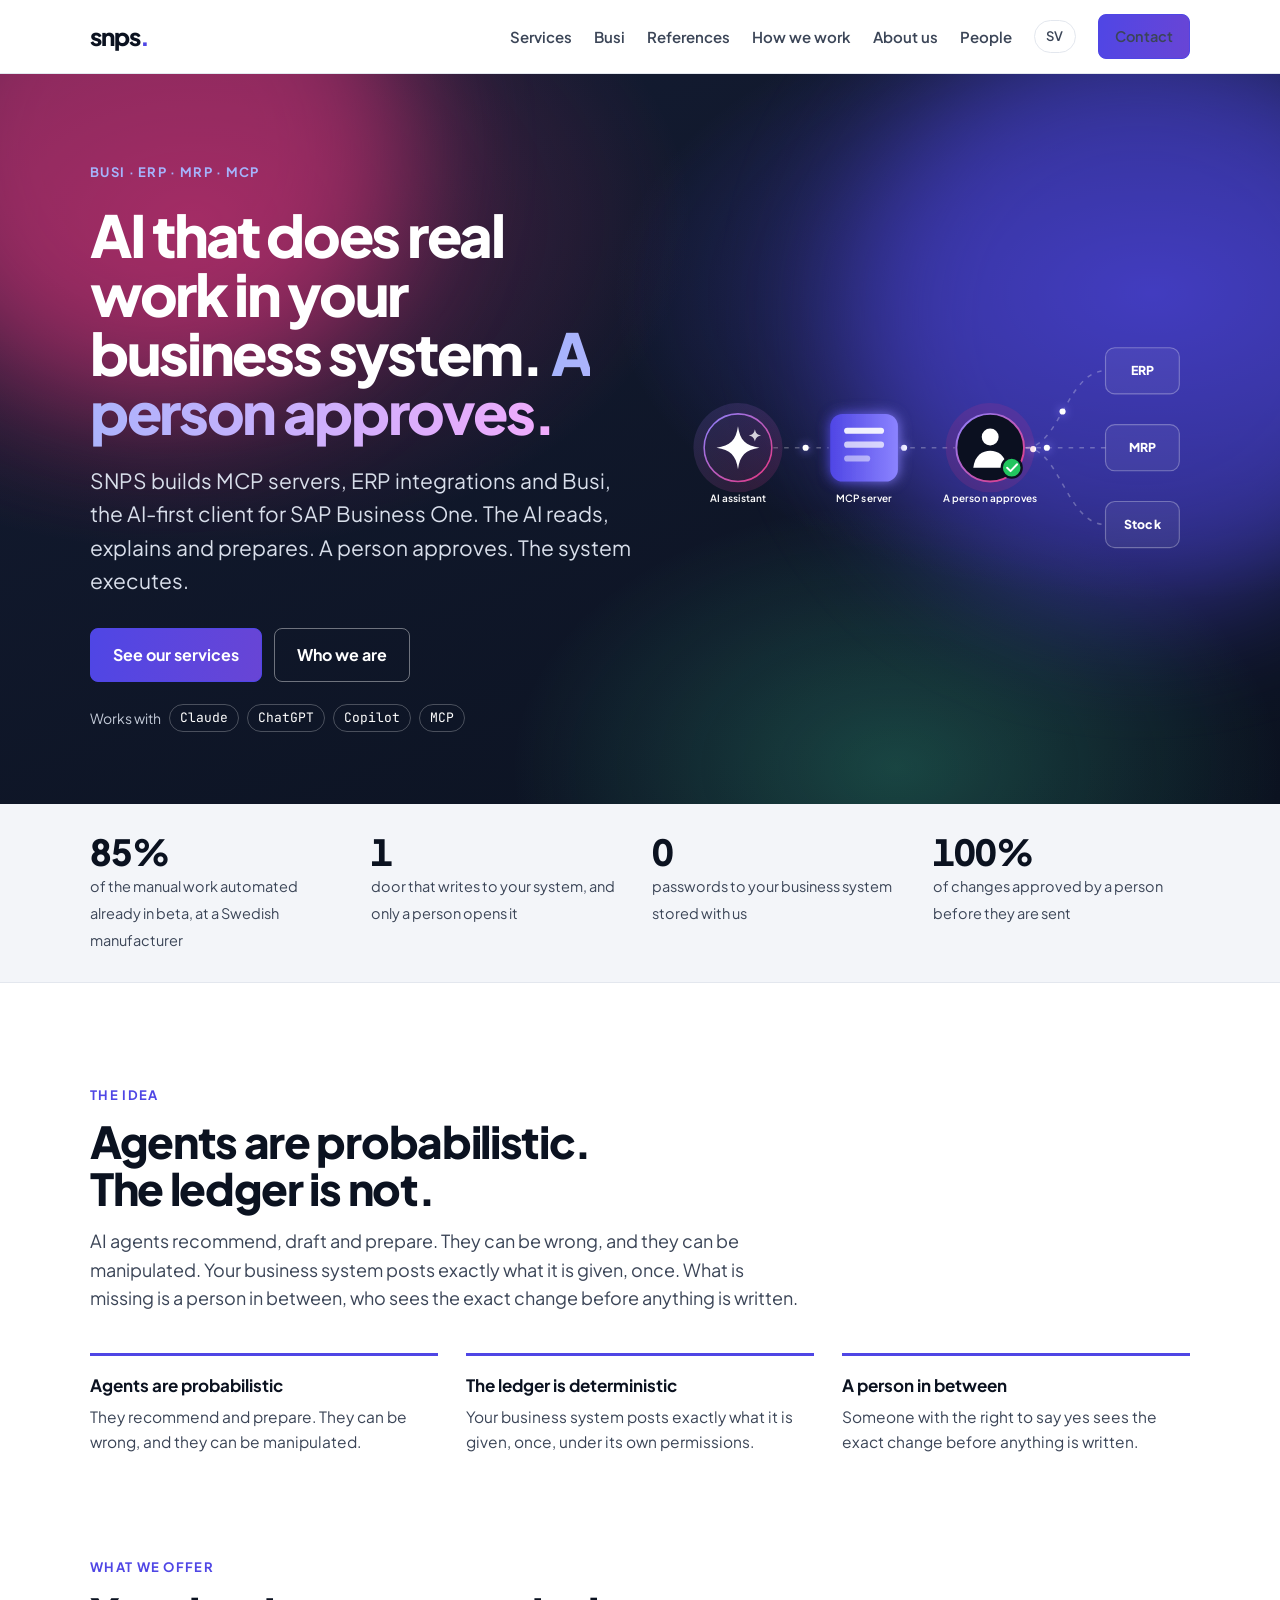
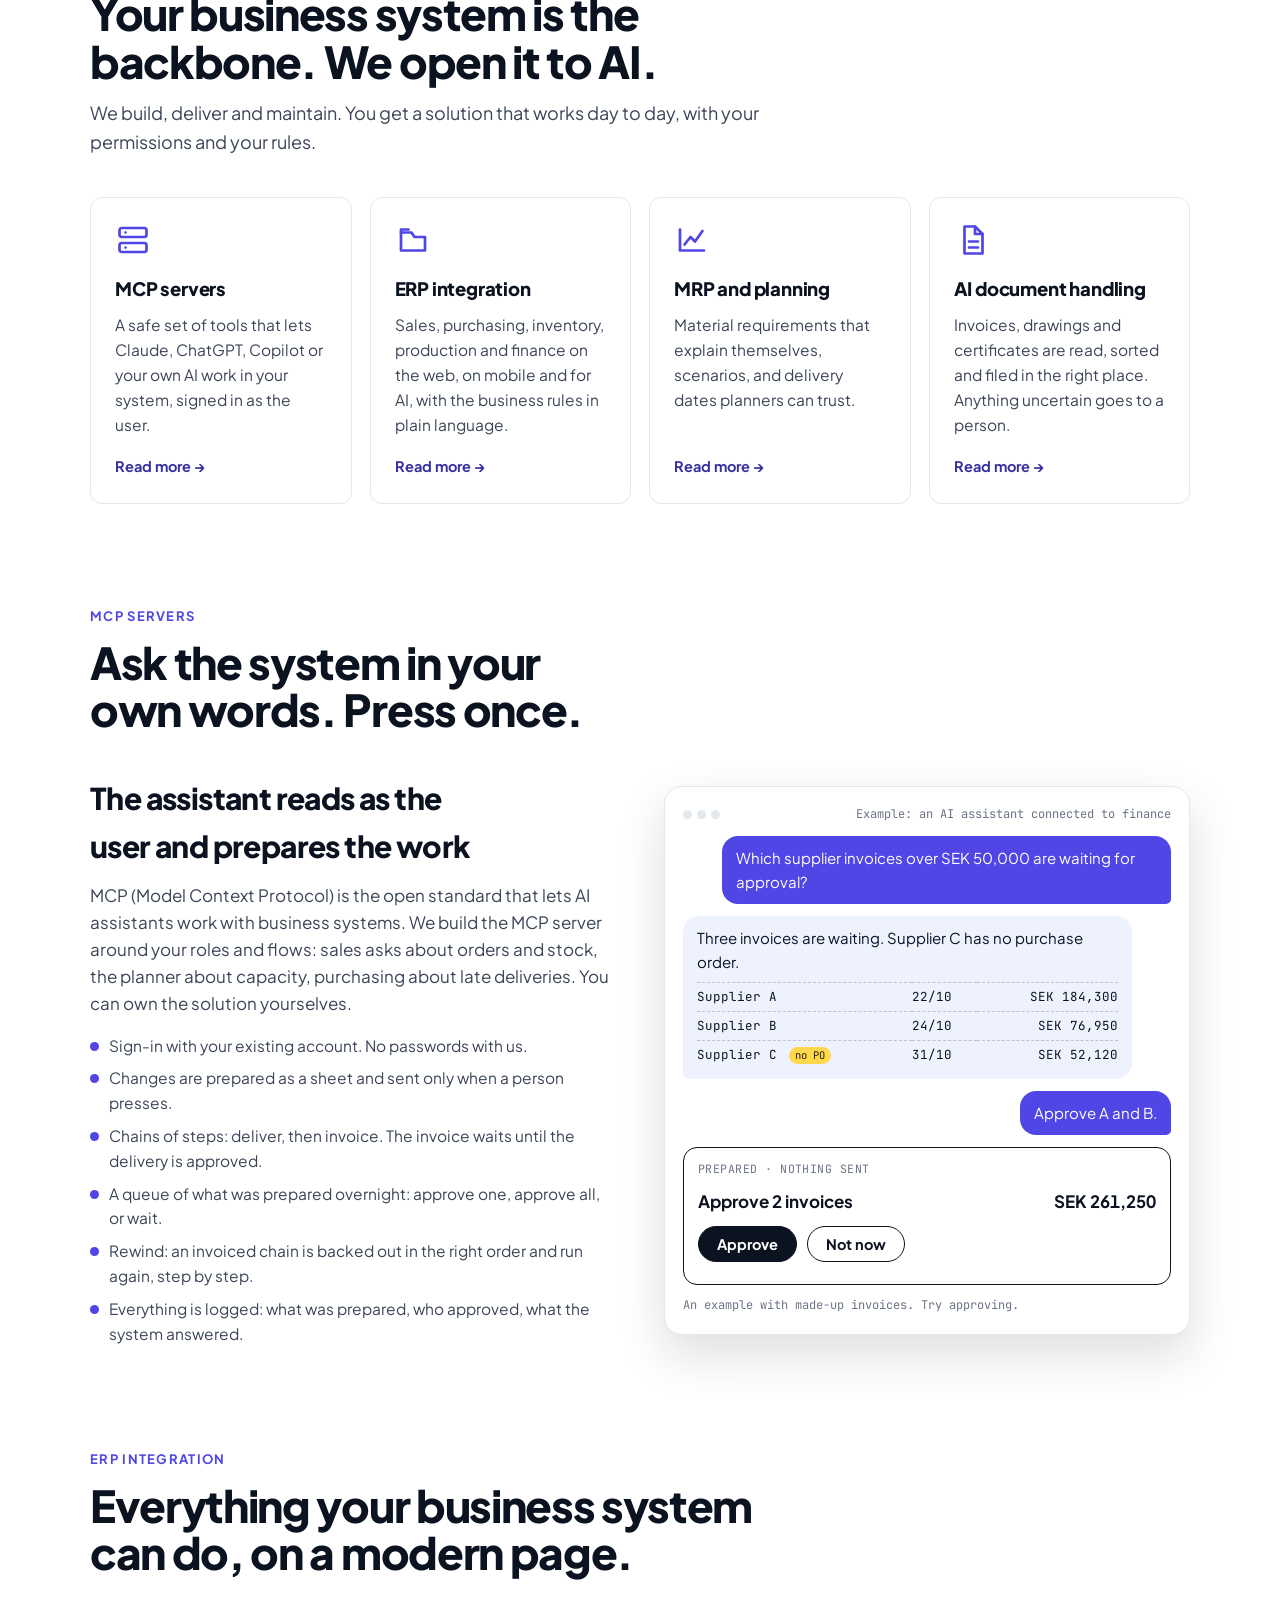
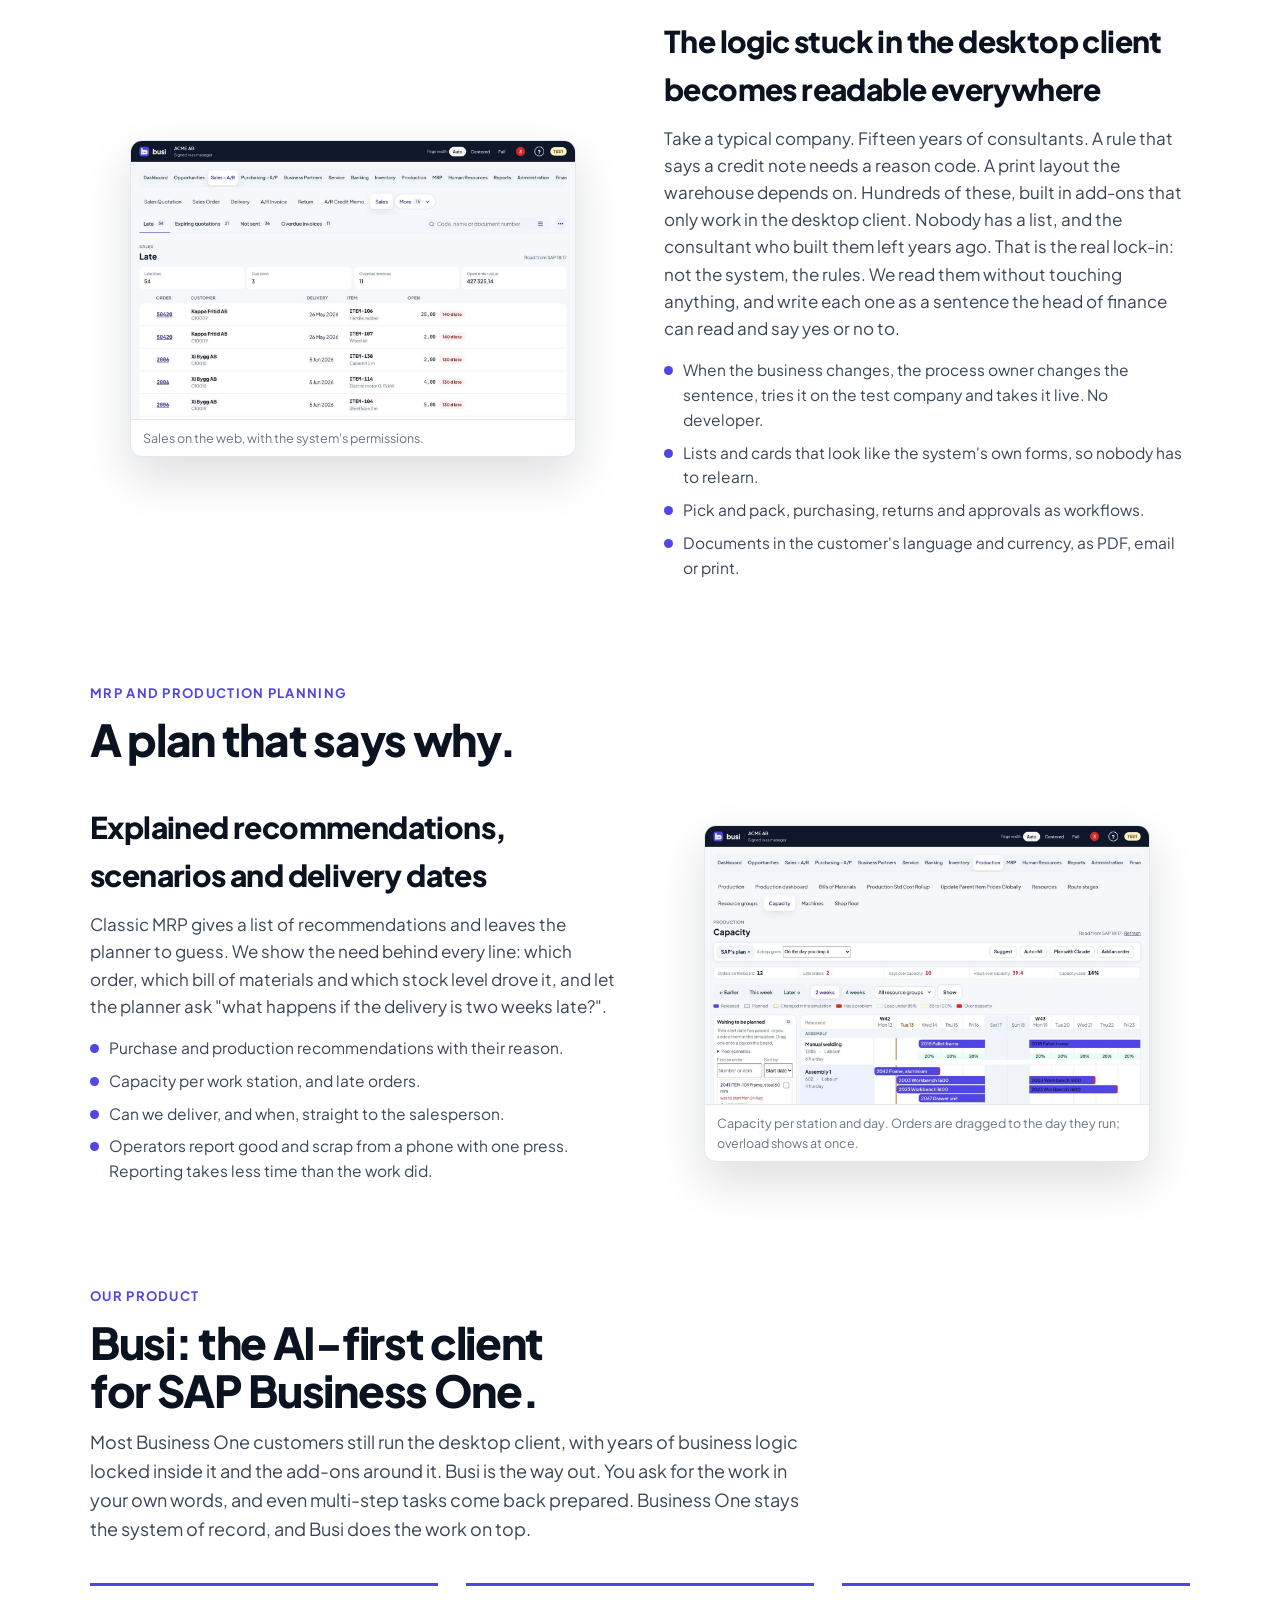
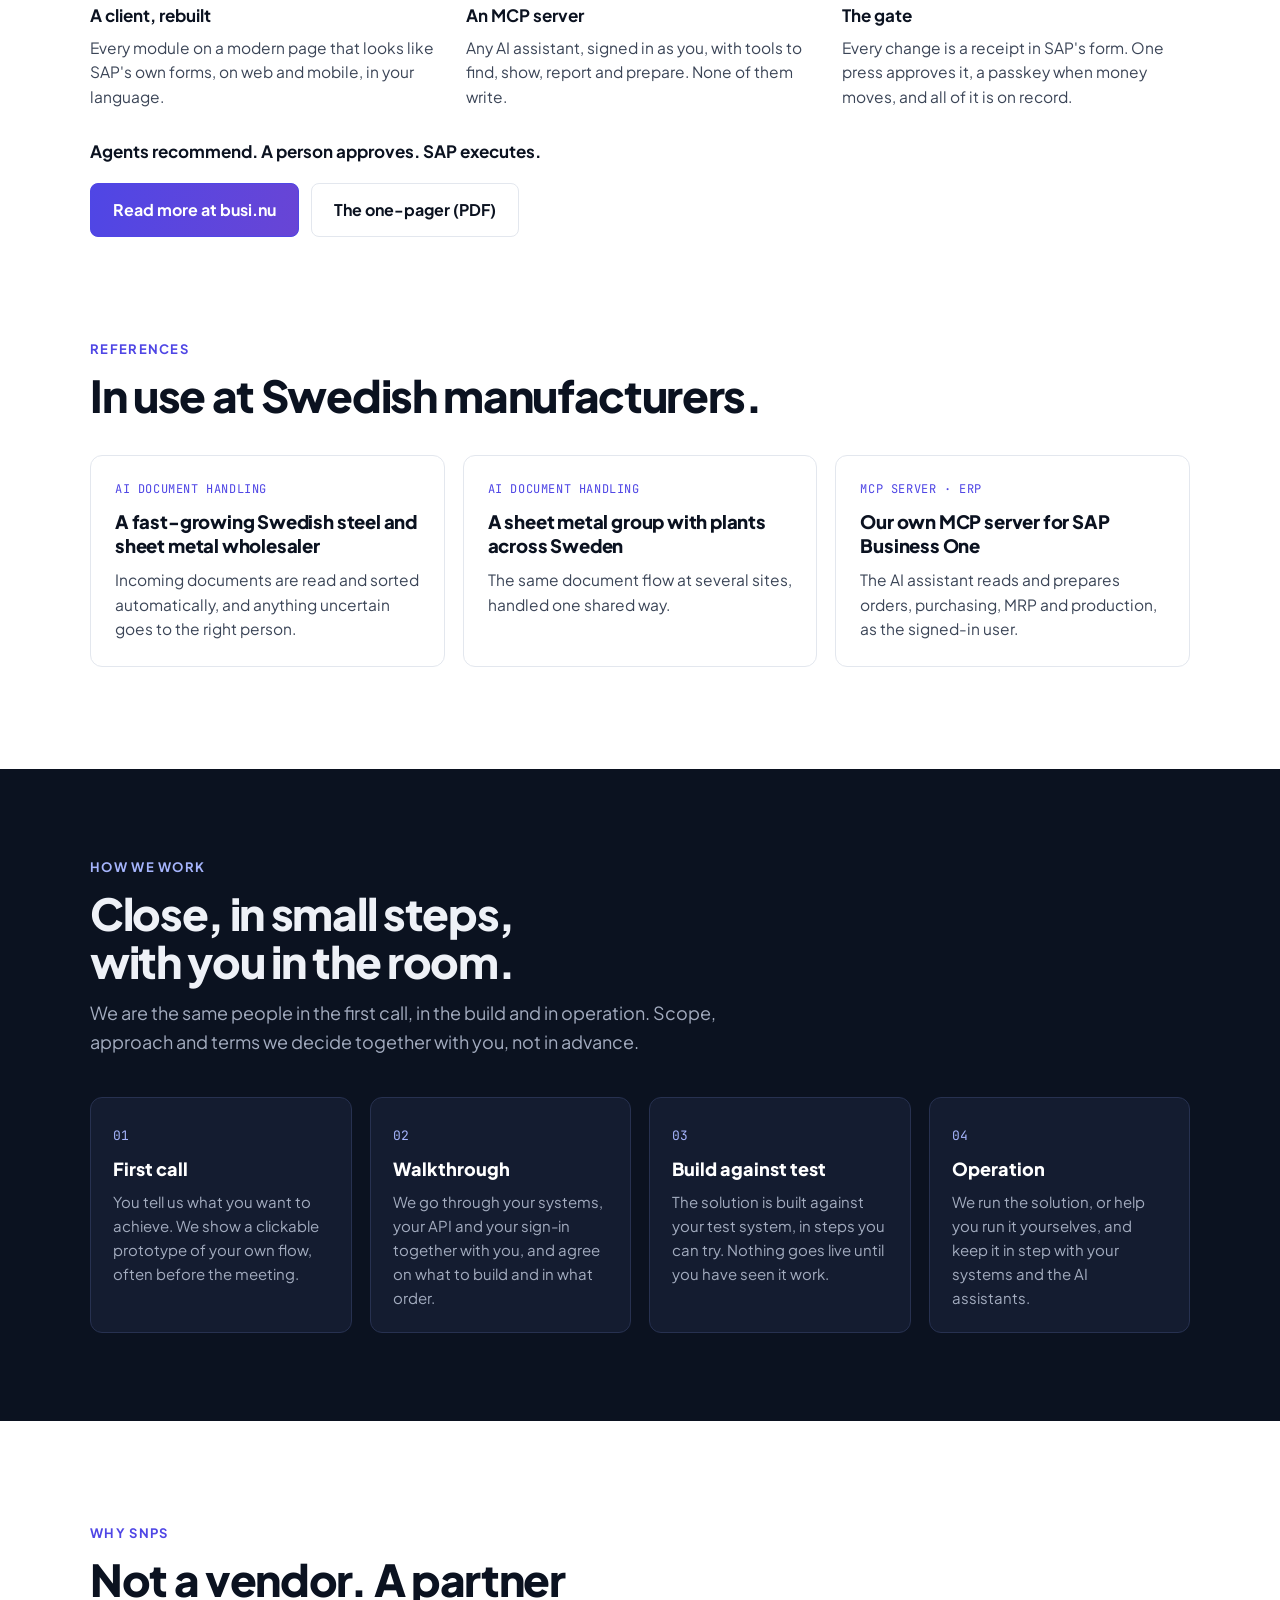
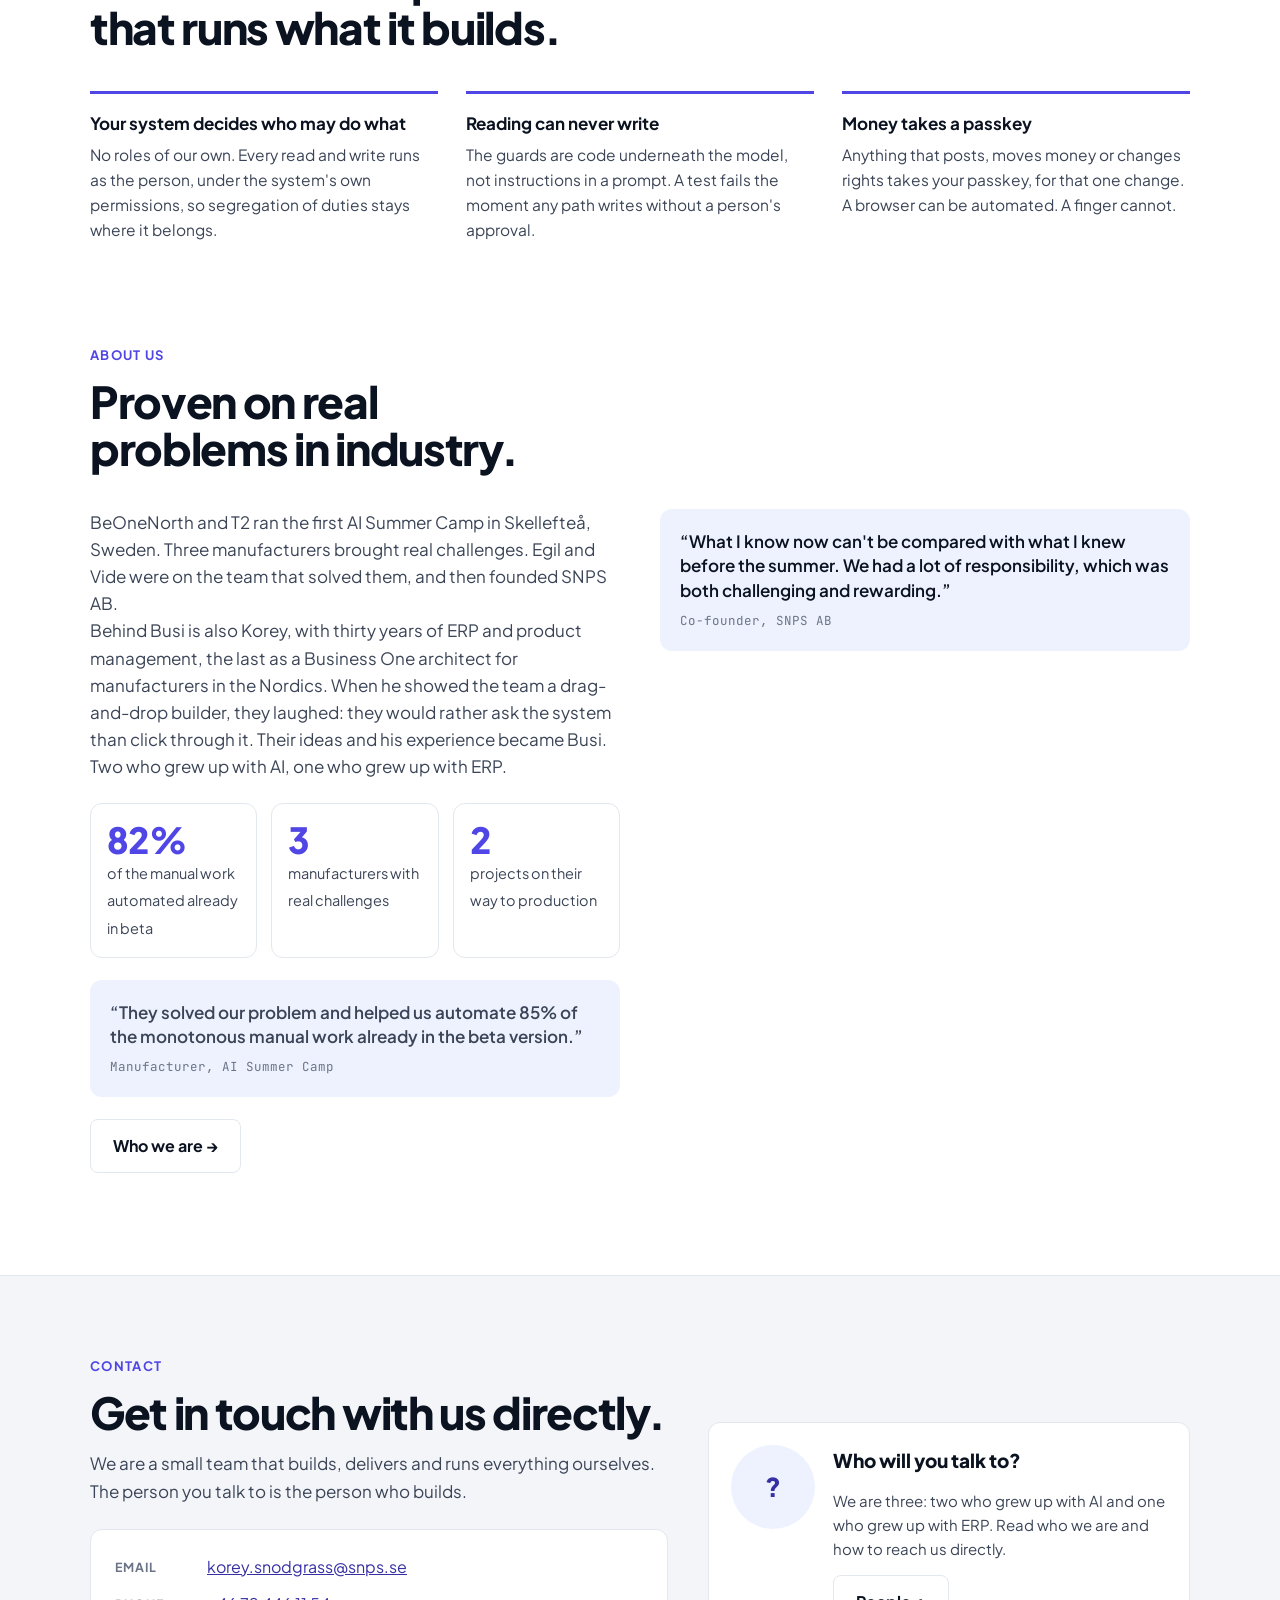
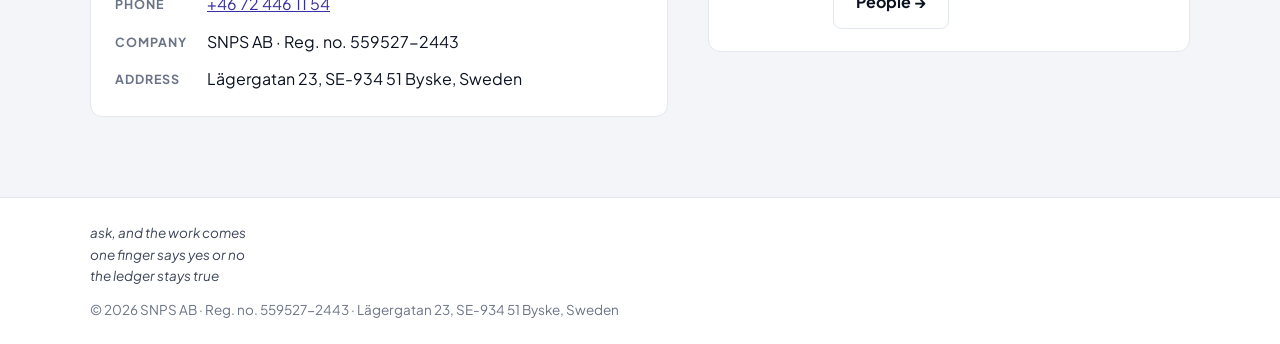
<file: index.html>
<!doctype html>
<html lang="sv">
<head>
<meta charset="utf-8">
<meta name="viewport" content="width=device-width,initial-scale=1,viewport-fit=cover">
<title>SNPS</title>
<meta name="description" content="SNPS kopplar AI till ert affärssystem. MCP-servrar, ERP-integration och MRP, byggt och driftat av oss, med en människa som godkänner.">
<meta property="og:title" content="SNPS">
<meta property="og:description" content="AI som gör riktigt arbete i ert affärssystem. MCP-servrar, ERP-integration och MRP.">
<meta property="og:type" content="website">
<meta property="og:url" content="https://snps.se/">
<meta property="og:image" content="https://snps.se/img/team.jpg">
<link rel="icon" href="favicon.svg">
<link rel="preconnect" href="https://fonts.googleapis.com">
<link rel="preconnect" href="https://fonts.gstatic.com" crossorigin>
<link rel="stylesheet" href="https://fonts.googleapis.com/css2?family=Plus+Jakarta+Sans:wght@400;600;700;800&family=JetBrains+Mono:wght@500&display=swap">
<link rel="stylesheet" href="styles.css">
<link rel="alternate" hreflang="sv" href="https://snps.se/">
<link rel="alternate" hreflang="en" href="https://snps.se/en/">
<link rel="alternate" hreflang="x-default" href="https://snps.se/en/">
<script>/* Swedish browsers get Swedish, all others English; a press on SV/EN is remembered */
(function(){var here="sv",to={sv:"./",en:"en/"},c;try{c=localStorage.getItem("lang")}catch(e){}
var l=c||(/^sv\b/i.test((navigator.languages&&navigator.languages[0])||navigator.language||"")?"sv":"en");
if(to[l]&&l!==here){location.replace(to[l]+location.hash);return}
document.addEventListener("click",function(e){var a=e.target.closest&&e.target.closest("a[data-lang]");if(a)try{localStorage.setItem("lang",a.dataset.lang)}catch(e){}})})();
</script>
</head>
<body>
<nav class="top" aria-label="Huvudmeny"><div class="wrap">
  <a class="logo" href="index.html">snps<span>.</span></a>
  <div class="links">
    <a class="opt" href="#erbjudande">Erbjudande</a>
    <a class="opt" href="#busi">Busi</a>
    <a class="opt" href="#referenser">Referenser</a>
    <a class="opt" href="#leverans">Så arbetar vi</a>
    <a class="opt" href="#om">Om oss</a>
    <a class="opt" href="personer.html">Personer</a>
    <a class="lang" href="en/" hreflang="en" lang="en" data-lang="en">EN</a>
    <a class="btn primary" href="#kontakt">Kontakt</a>
  </div>
</div></nav>

<header class="hero" id="top">
  <div class="photo" aria-hidden="true"></div>
  <div class="wrap">
    <div>
      <div class="kicker">Busi · ERP · MRP · MCP</div>
      <h1>AI som gör riktigt arbete i ert affärssystem. <em>En människa godkänner.</em></h1>
      <p class="lead">SNPS bygger MCP-servrar, ERP-integrationer och Busi, AI-först-klienten för SAP Business One. AI:n läser, förklarar och förbereder. En människa godkänner. Systemet utför.</p>
      <div class="cta">
        <a class="btn primary" href="#erbjudande">Se vårt erbjudande</a>
        <a class="btn ghost" href="personer.html">Vilka vi är</a>
      </div>
      <div class="works">Fungerar med <span class="chip">Claude</span><span class="chip">ChatGPT</span><span class="chip">Copilot</span><span class="chip">MCP</span></div>
    </div>

    <div class="hero-art" aria-hidden="true">
      <svg viewBox="0 0 640 340" xmlns="http://www.w3.org/2000/svg" fill="none">
        <defs>
          <linearGradient id="ga" x1="0" y1="0" x2="1" y2="1"><stop offset="0" stop-color="#8B83FF"/><stop offset="1" stop-color="#E8357F"/></linearGradient>
          <linearGradient id="gb" x1="0" y1="0" x2="1" y2="0"><stop offset="0" stop-color="#4F46E5"/><stop offset="1" stop-color="#8B83FF"/></linearGradient>
          <filter id="glow" x="-40%" y="-40%" width="180%" height="180%"><feGaussianBlur stdDeviation="8" result="b"/><feMerge><feMergeNode in="b"/><feMergeNode in="SourceGraphic"/></feMerge></filter>
        </defs>
        <!-- lines: assistant -> mcp -> a person -> systems -->
        <path id="l1" class="line" d="M98 170 L170 170"/>
        <path id="l2" class="line" d="M262 170 L334 170"/>
        <path id="l3" class="line" d="M426 170 C 470 170, 480 70, 530 70"/>
        <path id="l4" class="line" d="M426 170 L530 170"/>
        <path id="l5" class="line" d="M426 170 C 470 170, 480 270, 530 270"/>
        <!-- moving dots -->
        <circle r="4" class="dot"><animateMotion dur="1.6s" repeatCount="indefinite"><mpath href="#l1"/></animateMotion></circle>
        <circle r="4" class="dot" opacity="0"><set attributeName="opacity" to="1" begin=".8s" fill="freeze"/><animateMotion dur="1.6s" begin=".8s" repeatCount="indefinite"><mpath href="#l2"/></animateMotion></circle>
        <circle r="4" class="dot" opacity="0"><set attributeName="opacity" to="1" begin="1.6s" fill="freeze"/><animateMotion dur="2s" begin="1.6s" repeatCount="indefinite"><mpath href="#l3"/></animateMotion></circle>
        <circle r="4" class="dot" opacity="0"><set attributeName="opacity" to="1" begin="2s" fill="freeze"/><animateMotion dur="2s" begin="2s" repeatCount="indefinite"><mpath href="#l4"/></animateMotion></circle>
        <circle r="4" class="dot" opacity="0"><set attributeName="opacity" to="1" begin="2.4s" fill="freeze"/><animateMotion dur="2s" begin="2.4s" repeatCount="indefinite"><mpath href="#l5"/></animateMotion></circle>
        <!-- assistant -->
        <g class="node">
          <circle cx="52" cy="170" r="58" fill="url(#ga)" opacity=".16"/>
          <circle cx="52" cy="170" r="44" stroke="url(#ga)" stroke-width="2"/>
          <path d="M52 142 C54.5 160 62 167.5 80 170 C62 172.5 54.5 180 52 198 C49.5 180 42 172.5 24 170 C42 167.5 49.5 160 52 142 Z" fill="#fff"/>
          <path d="M74 146 C75 151 77 153 82 154 C77 155 75 157 74 162 C73 157 71 155 66 154 C71 153 73 151 74 146 Z" fill="#fff" opacity=".8"/>
          <text x="52" y="240" class="lbl" text-anchor="middle">AI-assistent</text>
        </g>
        <!-- mcp server -->
        <g class="node mcp">
          <rect x="172" y="126" width="88" height="88" rx="16" fill="url(#gb)" filter="url(#glow)"/>
          <rect x="190" y="144" width="52" height="8" rx="4" fill="#fff" opacity=".9"/>
          <rect x="190" y="162" width="52" height="8" rx="4" fill="#fff" opacity=".7"/>
          <rect x="190" y="180" width="34" height="8" rx="4" fill="#fff" opacity=".5"/>
          <text x="216" y="240" class="lbl" text-anchor="middle">MCP-server</text>
        </g>
        <!-- a person approves: the gate -->
        <g class="node gate-art">
          <circle cx="380" cy="170" r="58" fill="#E8357F" opacity=".14"/>
          <circle cx="380" cy="170" r="44" fill="#0B1020" stroke="url(#ga)" stroke-width="2.5"/>
          <circle cx="380" cy="156" r="11" fill="#fff"/>
          <path d="M358 196 C360 180 370 174 380 174 C390 174 400 180 402 196" fill="#fff"/>
          <circle cx="408" cy="196" r="13" fill="#22c55e" stroke="#0B1020" stroke-width="3"/>
          <path d="M402 196 l4.5 4.5 l8.5 -9" stroke="#fff" stroke-width="2.5" stroke-linecap="round" stroke-linejoin="round"/>
          <text x="380" y="240" class="lbl" text-anchor="middle">En människa godkänner</text>
        </g>
        <!-- systems -->
        <g class="node sys">
          <rect x="530" y="40" width="96" height="60" rx="12"/>
          <text x="578" y="76" class="lbl big" text-anchor="middle">ERP</text>
          <rect x="530" y="140" width="96" height="60" rx="12"/>
          <text x="578" y="176" class="lbl big" text-anchor="middle">MRP</text>
          <rect x="530" y="240" width="96" height="60" rx="12"/>
          <text x="578" y="276" class="lbl big" text-anchor="middle">Lager</text>
        </g>
      </svg>
    </div>
  </div>
</header>

<div class="stats" aria-label="I korthet">
  <div class="wrap">
    <div class="stat"><b>85 %</b><span>av det manuella arbetet automatiserat redan i beta, hos en svensk industrikund</span></div>
    <div class="stat"><b>1</b><span>dörr som skriver till ert system, och bara en människa öppnar den</span></div>
    <div class="stat"><b>0</b><span>lösenord till ert affärssystem lagras hos oss</span></div>
    <div class="stat"><b>100 %</b><span>av ändringarna godkänns av en människa innan de skickas</span></div>
  </div>
</div>

<main>
<section id="tanken">
  <div class="wrap">
    <div class="sec-head">
      <div class="kicker">Tanken bakom</div>
      <h2>Agenter gissar. Bokföringen gör exakt det den får.</h2>
      <p>AI-agenter rekommenderar, skriver utkast och förbereder. De kan ha fel, och de kan luras. Affärssystemet bokför exakt det det får, en gång. Det som saknas är en människa emellan, som ser den exakta ändringen innan något skrivs.</p>
    </div>
    <div class="why">
      <div><b>Agenten är en sannolikhet</b><p>Den rekommenderar och förbereder. Den kan ha fel, och den kan manipuleras.</p></div>
      <div><b>Bokföringen är exakt</b><p>Affärssystemet bokför det det får, en gång, under sina egna behörigheter.</p></div>
      <div><b>En människa emellan</b><p>Någon med rätt att säga ja ser den exakta ändringen innan något skrivs.</p></div>
    </div>
  </div>
</section>

<section id="erbjudande">
  <div class="wrap">
    <div class="sec-head">
      <div class="kicker">Vårt erbjudande</div>
      <h2>Affärssystemet är ryggraden. Vi gör det tillgängligt för AI.</h2>
      <p>Vi bygger, levererar och förvaltar. Ni får en lösning som fungerar i vardagen, med era behörigheter och era regler.</p>
    </div>
    <div class="tiles">
      <div class="tile">
        <svg viewBox="0 0 24 24" fill="none" stroke="currentColor" stroke-width="1.8" stroke-linecap="round" stroke-linejoin="round" aria-hidden="true"><rect x="3" y="4" width="18" height="6" rx="1.5"/><rect x="3" y="14" width="18" height="6" rx="1.5"/><path d="M7 7h.01M7 17h.01"/></svg>
        <h3>MCP-servrar</h3>
        <p>En säker uppsättning verktyg som låter Claude, ChatGPT, Copilot eller er egen AI arbeta i ert system, inloggad som användaren.</p>
        <a href="#mcp">Läs mer →</a>
      </div>
      <div class="tile">
        <svg viewBox="0 0 24 24" fill="none" stroke="currentColor" stroke-width="1.8" stroke-linecap="round" stroke-linejoin="round" aria-hidden="true"><path d="M4 7h7l2 3h7v9H4z"/><path d="M4 7V5h5"/></svg>
        <h3>ERP-integration</h3>
        <p>Försäljning, inköp, lager, produktion och ekonomi på webb, mobil och för AI, med affärsreglerna i klartext.</p>
        <a href="#erp">Läs mer →</a>
      </div>
      <div class="tile">
        <svg viewBox="0 0 24 24" fill="none" stroke="currentColor" stroke-width="1.8" stroke-linecap="round" stroke-linejoin="round" aria-hidden="true"><path d="M4 19V5M4 19h16"/><path d="M7 15l4-5 3 3 5-7"/></svg>
        <h3>MRP och planering</h3>
        <p>Materialbehov som förklarar sig själva, scenarier och leveransbesked planerare kan lita på.</p>
        <a href="#mrp">Läs mer →</a>
      </div>
      <div class="tile">
        <svg viewBox="0 0 24 24" fill="none" stroke="currentColor" stroke-width="1.8" stroke-linecap="round" stroke-linejoin="round" aria-hidden="true"><path d="M7 3h7l5 5v13H7z"/><path d="M14 3v5h5M10 13h6M10 17h6"/></svg>
        <h3>AI-dokumenthantering</h3>
        <p>Fakturor, ritningar och certifikat läses, sorteras och hamnar rätt. Det osäkra går till en person.</p>
        <a href="#referenser">Läs mer →</a>
      </div>
    </div>
  </div>
</section>

<section id="mcp">
  <div class="wrap">
    <div class="sec-head">
      <div class="kicker">MCP-servrar</div>
      <h2>Fråga systemet med egna ord. Tryck en gång.</h2>
    </div>
    <div class="feature">
      <div class="copy">
        <h3>Assistenten läser som användaren och förbereder arbetet</h3>
        <p>MCP (Model Context Protocol) är den öppna standarden som låter AI-assistenter arbeta med affärssystem. Vi bygger MCP-servern efter era roller och flöden: säljaren frågar om order och lager, planeraren om kapacitet, inköparen om sena leveranser. Ni kan äga lösningen själva.</p>
        <ul>
          <li>Inloggning via ert befintliga konto. Inga lösenord hos oss.</li>
          <li>Ändringar förbereds som ett blad och skickas först när en person trycker.</li>
          <li>Kedjor av steg: leverera, sedan fakturera. Fakturan väntar tills leveransen är godkänd.</li>
          <li>En kö med det som förbereddes under natten: godkänn ett, godkänn alla eller vänta.</li>
          <li>Spola tillbaka: en fakturerad kedja backas i rätt ordning och görs om, steg för steg.</li>
          <li>Allt loggas: vad som förbereddes, vem som godkände, vad systemet svarade.</li>
        </ul>
      </div>
    <div class="demo" aria-label="Exempel: AI-assistent kopplad till affärssystemet">
    <div class="demo-head"><span class="dots"><i></i><i></i><i></i></span><span>Exempel: AI-assistent kopplad till ekonomin</span></div>
    <div class="msg you">Vilka leverantörsfakturor över 50 000 kr väntar på attest?</div>
    <div class="msg ai">
      Tre fakturor väntar. Leverantör C saknar inköpsorder.
      <table class="inv">
        <tr><td>Leverantör A</td><td>22/10</td><td>184 300 kr</td></tr>
        <tr><td>Leverantör B</td><td>24/10</td><td>76 950 kr</td></tr>
        <tr><td>Leverantör C <span class="flag">ingen IO</span></td><td>31/10</td><td>52 120 kr</td></tr>
      </table>
    </div>
    <div class="msg you">Attestera A och B.</div>
    <div class="gate" id="gate">
      <small>Förberett · inget skickat</small>
      <div class="row"><span>Attest av 2 fakturor</span><span style="font-variant-numeric:tabular-nums">261 250 kr</span></div>
      <div class="acts">
        <button type="button" class="yes" id="gate-yes">Godkänn</button>
        <button type="button" class="no" id="gate-no">Inte nu</button>
      </div>
      <p class="result" id="gate-result" aria-live="polite"></p>
      <span class="stamp" aria-hidden="true">Godkänd ✓</span>
    </div>
    <p class="demo-note">Exempel med påhittade fakturor. Prova att godkänna.</p>
  </div>
    </div>
  </div>
</section>

<section id="erp">
  <div class="wrap">
    <div class="sec-head">
      <div class="kicker">ERP-integration</div>
      <h2>Allt affärssystemet kan, på en modern sida.</h2>
    </div>
    <div class="feature flip">
      <div class="copy">
        <h3>Logiken som sitter fast i skrivbordsklienten blir läsbar överallt</h3>
        <p>Ta ett typiskt företag. Femton år av konsulter. En regel som säger att en kreditnota behöver en orsakskod. En utskriftsmall som lagret är beroende av. Hundratals sådana, byggda i tillägg som bara fungerar i skrivbordsklienten. Ingen har en lista, och konsulten som byggde dem slutade för länge sedan. Det är den verkliga inlåsningen: inte systemet, utan reglerna. Vi läser dem utan att röra något, och skriver varje regel som en mening som ekonomichefen kan läsa och säga ja eller nej till.</p>
        <ul>
          <li>När verksamheten ändras ändrar processägaren meningen, provar den på testbolaget och för den live. Ingen utvecklare.</li>
          <li>Listor och kort som ser ut som systemets egna formulär, så ingen behöver lära om.</li>
          <li>Plock och pack, inköp, returer och godkännanden som arbetsflöden.</li>
          <li>Dokument i kundens språk och valuta, som PDF, e-post eller utskrift.</li>
        </ul>
      </div>
      <figure class="shot"><img src="img/sales.jpg" alt="Försäljningsöversikt med öppna order och kunder på en webbsida" width="1440" height="900"><figcaption>Försäljning på webben, med systemets behörigheter.</figcaption></figure>
    </div>
  </div>
</section>

<section id="mrp">
  <div class="wrap">
    <div class="sec-head">
      <div class="kicker">MRP och produktionsplanering</div>
      <h2>En plan som säger varför.</h2>
    </div>
    <div class="feature">
      <div class="copy">
        <h3>Förklarade förslag, scenarier och leveransbesked</h3>
        <p>Klassisk MRP ger en lista med förslag och lämnar planeraren att gissa. Vi visar behovet bakom varje rad: vilken order, vilken stycklista och vilket lagersaldo som drev förslaget, och låter planeraren fråga "vad händer om leveransen blir två veckor sen?".</p>
        <ul>
          <li>Inköps- och tillverkningsförslag med orsak.</li>
          <li>Kapacitet per station och sena order.</li>
          <li>Kan vi leverera, och när, direkt till säljaren.</li>
          <li>Operatören rapporterar bra och kassation från telefonen med ett tryck. Rapporten tar kortare tid än jobbet.</li>
        </ul>
      </div>
      <figure class="shot"><img src="img/capacity.jpg" alt="Kapacitetstavla med resurser per dag, order som dras till ett datum och belastning per station" width="1440" height="900"><figcaption>Kapacitet per station och dag. Order dras till den dag de ska köras; överbelastning syns direkt.</figcaption></figure>
    </div>
  </div>
</section>

<section id="busi">
  <div class="wrap">
    <div class="sec-head">
      <div class="kicker">Vår produkt</div>
      <h2>Busi: AI-först-klienten för SAP Business One.</h2>
      <p>De flesta Business One-kunder kör fortfarande skrivbordsklienten, med åratal av affärslogik inlåst i den och i tilläggen runt den. Busi är vägen ut. Ni ber om arbetet med egna ord, och även uppgifter i många steg kommer tillbaka förberedda. Business One förblir det som gäller, och Busi gör arbetet ovanpå.</p>
    </div>
    <div class="why">
      <div><b>En klient, ombyggd</b><p>Varje modul på en modern sida som ser ut som SAP:s egna formulär, på webb och mobil, på ert språk.</p></div>
      <div><b>En MCP-server</b><p>Vilken AI-assistent som helst, inloggad som du, med verktyg som hittar, visar, rapporterar och förbereder. Inget av dem skriver.</p></div>
      <div><b>Spärren</b><p>Varje ändring blir ett kvitto i SAP:s formulär. Ett tryck godkänner, en passkey när pengar rör sig, och allt sparas.</p></div>
    </div>
    <p style="margin-top:28px;font-weight:700">Agenter rekommenderar. En människa godkänner. SAP utför.</p>
    <div style="display:flex;flex-wrap:wrap;gap:12px;margin-top:18px">
      <a class="btn primary" href="https://busi.nu/sv/">Läs mer på busi.nu</a>
      <a class="btn" href="https://busi.nu/busi-one-pager.pdf">Översikten som PDF (engelska)</a>
    </div>
  </div>
</section>

<section id="referenser">
  <div class="wrap">
    <div class="sec-head">
      <div class="kicker">Referenser</div>
      <h2>I bruk hos svenska industriföretag.</h2>
    </div>
    <div class="refs">
      <div class="ref"><span class="kind">AI-dokumenthantering</span><b>En snabbväxande svensk grossist inom stål och plåt</b><p>Inkommande dokument läses och sorteras automatiskt, och det osäkra går till rätt person.</p></div>
      <div class="ref"><span class="kind">AI-dokumenthantering</span><b>En plåtbearbetningskoncern med anläggningar i hela Sverige</b><p>Samma dokumentflöde på flera orter, hanterat på ett gemensamt sätt.</p></div>
      <div class="ref"><span class="kind">MCP-server · ERP</span><b>Vår egen MCP-server för SAP Business One</b><p>AI-assistenten läser och förbereder order, inköp, MRP och produktion, som den inloggade användaren.</p></div>
    </div>
  </div>
</section>

<div class="band" id="leverans">
  <div class="wrap">
    <div class="kicker">Så arbetar vi</div>
    <h2>Nära, i små steg, med er i rummet.</h2>
    <p>Vi är samma personer i första samtalet, i bygget och i driften. Omfattning, upplägg och villkor bestämmer vi tillsammans med er, inte i förväg.</p>
    <ol class="steps">
      <li><h3>Första samtal</h3><p>Ni berättar vad ni vill nå. Vi visar en klickbar prototyp på ert eget flöde, ofta redan före mötet.</p></li>
      <li><h3>Genomgång</h3><p>Vi går igenom era system, ert API och er inloggning tillsammans med er, och enas om vad som ska byggas och i vilken ordning.</p></li>
      <li><h3>Bygge mot test</h3><p>Lösningen byggs mot er testmiljö, i steg ni kan prova. Inget går live förrän ni har sett det fungera.</p></li>
      <li><h3>Drift</h3><p>Vi driftar lösningen, eller hjälper er drifta den själva, och håller den i takt med era system och AI-assistenterna.</p></li>
    </ol>
  </div>
</div>

<section id="varfor">
  <div class="wrap">
    <div class="sec-head">
      <div class="kicker">Varför SNPS</div>
      <h2>Inte en leverantör. En partner som driftar det den bygger.</h2>
    </div>
    <div class="why">
      <div><b>Systemet bestämmer vem som får göra vad</b><p>Inga egna roller. Varje läsning och skrivning sker som personen, under systemets egna behörigheter, så attestordningen ligger kvar där den hör hemma.</p></div>
      <div><b>Läsa kan aldrig skriva</b><p>Spärrarna är kod under modellen, inte instruktioner i en prompt. Ett test slår larm så fort en väg skriver utan en människas godkännande.</p></div>
      <div><b>Pengar kräver en passkey</b><p>Det som bokför, flyttar pengar eller ändrar behörigheter kräver din passkey, för just den ändringen. En webbläsare kan automatiseras. Ett finger kan inte.</p></div>
    </div>
  </div>
</section>

<section id="om">
  <div class="wrap">
    <div class="sec-head">
      <div class="kicker">Om oss</div>
      <h2>Bevisat på riktiga problem i industrin.</h2>
    </div>
    <div class="story">
      <div class="copy">
        <p>BeOneNorth och T2 genomförde den första upplagan av AI Summer Camp i Skellefteå. Tre industriföretag lämnade verkliga utmaningar. Egil och Vide var med i teamet som löste dem, och grundade sedan SNPS AB.</p>
        <p>Bakom Busi finns också Korey, med trettio år inom ERP och produktledning, de senaste som Business One-arkitekt åt tillverkare i Norden. När han visade teamet en dra-och-släpp-byggare skrattade de: de ville hellre fråga systemet än klicka sig igenom det. Deras idéer och hans erfarenhet blev Busi. Två som vuxit upp med AI, en som vuxit upp med ERP.</p>
        <div class="stats"><div class="wrap">
          <div class="stat"><b>85 %</b><span>av det manuella arbetet automatiserat redan i beta</span></div>
          <div class="stat"><b>3</b><span>industriföretag med verkliga utmaningar</span></div>
          <div class="stat"><b>2</b><span>projekt på väg mot drift</span></div>
        </div></div>
        <blockquote class="quote">
          <p>”De löste vårt problem och hjälpte oss automatisera 85 % av det monotona manuella arbetet redan i betaversionen.”</p>
          <cite>Industriföretag, AI Summer Camp</cite>
        </blockquote>
        <p style="margin-top:22px"><a class="btn" href="personer.html">Vilka vi är →</a></p>
      </div>
      <blockquote class="quote" style="margin-top:0">
        <p>”Min kunskapsnivå nu går inte att jämföra med vad jag kunde innan sommaren. Vi hade mycket ansvar, vilket var både utmanande och givande.”</p>
        <cite>Medgrundare, SNPS AB</cite>
      </blockquote>
    </div>
  </div>
</section>
</main>

<div class="contact" id="kontakt">
  <div class="wrap">
    <div>
      <div class="kicker">Kontakt</div>
      <h2>Hör av dig direkt till oss.</h2>
      <p>Vi är ett litet team som bygger, levererar och driftar själva. Den du pratar med är samma person som bygger.</p>
      <dl class="card" style="margin-top:24px">
        <dt>E-post</dt><dd><a href="mailto:korey.snodgrass@snps.se">korey.snodgrass@snps.se</a></dd>
        <dt>Telefon</dt><dd><a href="tel:+46724461154">072 446 11 54</a></dd>
        <dt>Bolag</dt><dd>SNPS AB · org.nr 559527-2443</dd>
        <dt>Adress</dt><dd>Lägergatan 23, 934 51 Byske</dd>
      </dl>
    </div>
    <div class="person" style="align-self:center">
      <div class="avatar" aria-hidden="true">?</div>
      <div><h3>Vem pratar du med?</h3><p>Vi är tre: två som vuxit upp med AI och en som vuxit upp med ERP. Läs vilka vi är och hur du når oss direkt.</p><p><a class="btn" href="personer.html">Personer →</a></p></div>
    </div>
  </div>
</div>

<footer><div class="wrap">
  <p class="haiku">fråga, så görs det<br>ett finger säger ja, nej<br>boken förblir sann</p>
  <span>© 2026 SNPS AB · org.nr 559527-2443 · Lägergatan 23, 934 51 Byske</span>
</div></footer>

<script>
(function(){
  // the demo's press
  var gate=document.getElementById("gate"),res=document.getElementById("gate-result");
  function now(){var d=new Date();return String(d.getHours()).padStart(2,"0")+":"+String(d.getMinutes()).padStart(2,"0")}
  document.getElementById("gate-yes").addEventListener("click",function(){gate.classList.add("done");res.textContent="Godkänt av dig "+now()+". Skickat och loggat."});
  document.getElementById("gate-no").addEventListener("click",function(){res.textContent="Inget ändrades. Utkastet sparas till senare."});

  // motion: header shadow, rise-in below the fold, stats counting up
  var hdr=document.querySelector("nav.top");
  addEventListener("scroll",function(){hdr.classList.toggle("scrolled",scrollY>8)},{passive:true});
  if("IntersectionObserver" in window&&!matchMedia("(prefers-reduced-motion: reduce)").matches){
    var io=new IntersectionObserver(function(es){es.forEach(function(e){if(e.isIntersecting){e.target.classList.add("in");io.unobserve(e.target)}})},{rootMargin:"0px 0px -10% 0px"});
    document.querySelectorAll(".tile,.feature>*,.ref,ol.steps li,.why>div,.story>*,.contact .wrap>*").forEach(function(el){
      if(el.getBoundingClientRect().top>innerHeight){el.classList.add("reveal");io.observe(el)}
    });
    document.querySelectorAll(".stat b").forEach(function(b){
      var m=b.textContent.match(/^(\d+)(.*)$/);if(!m)return;
      var end=+m[1],rest=m[2],ran=false;
      var co=new IntersectionObserver(function(es){es.forEach(function(e){
        if(!e.isIntersecting||ran)return;ran=true;co.disconnect();
        var t0=performance.now(),dur=1100;
        (function tick(t){var p=Math.min(1,(t-t0)/dur);p=1-Math.pow(1-p,3);b.textContent=Math.round(end*p)+rest;if(p<1)requestAnimationFrame(tick)})(t0);
      })},{threshold:.6});
      co.observe(b);
    });
  }
})();
</script>
</body>
</html>
</file>
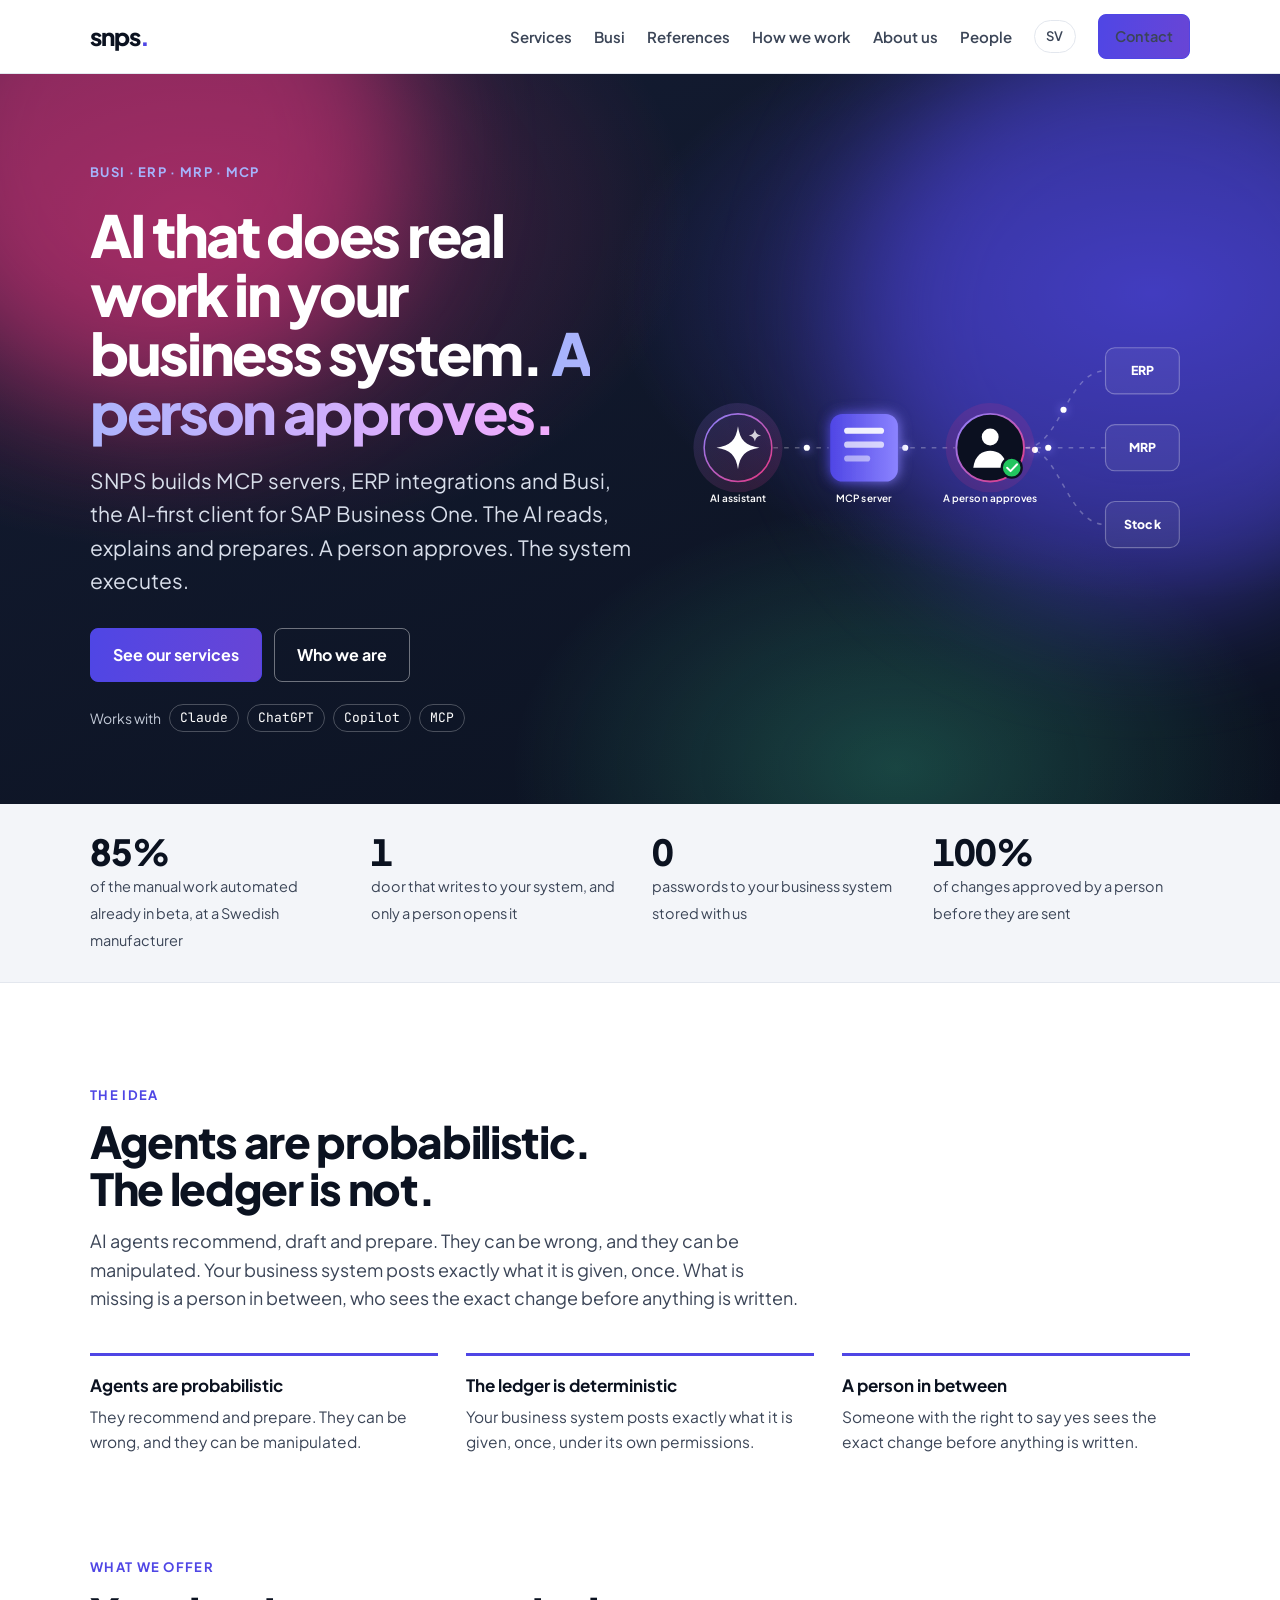
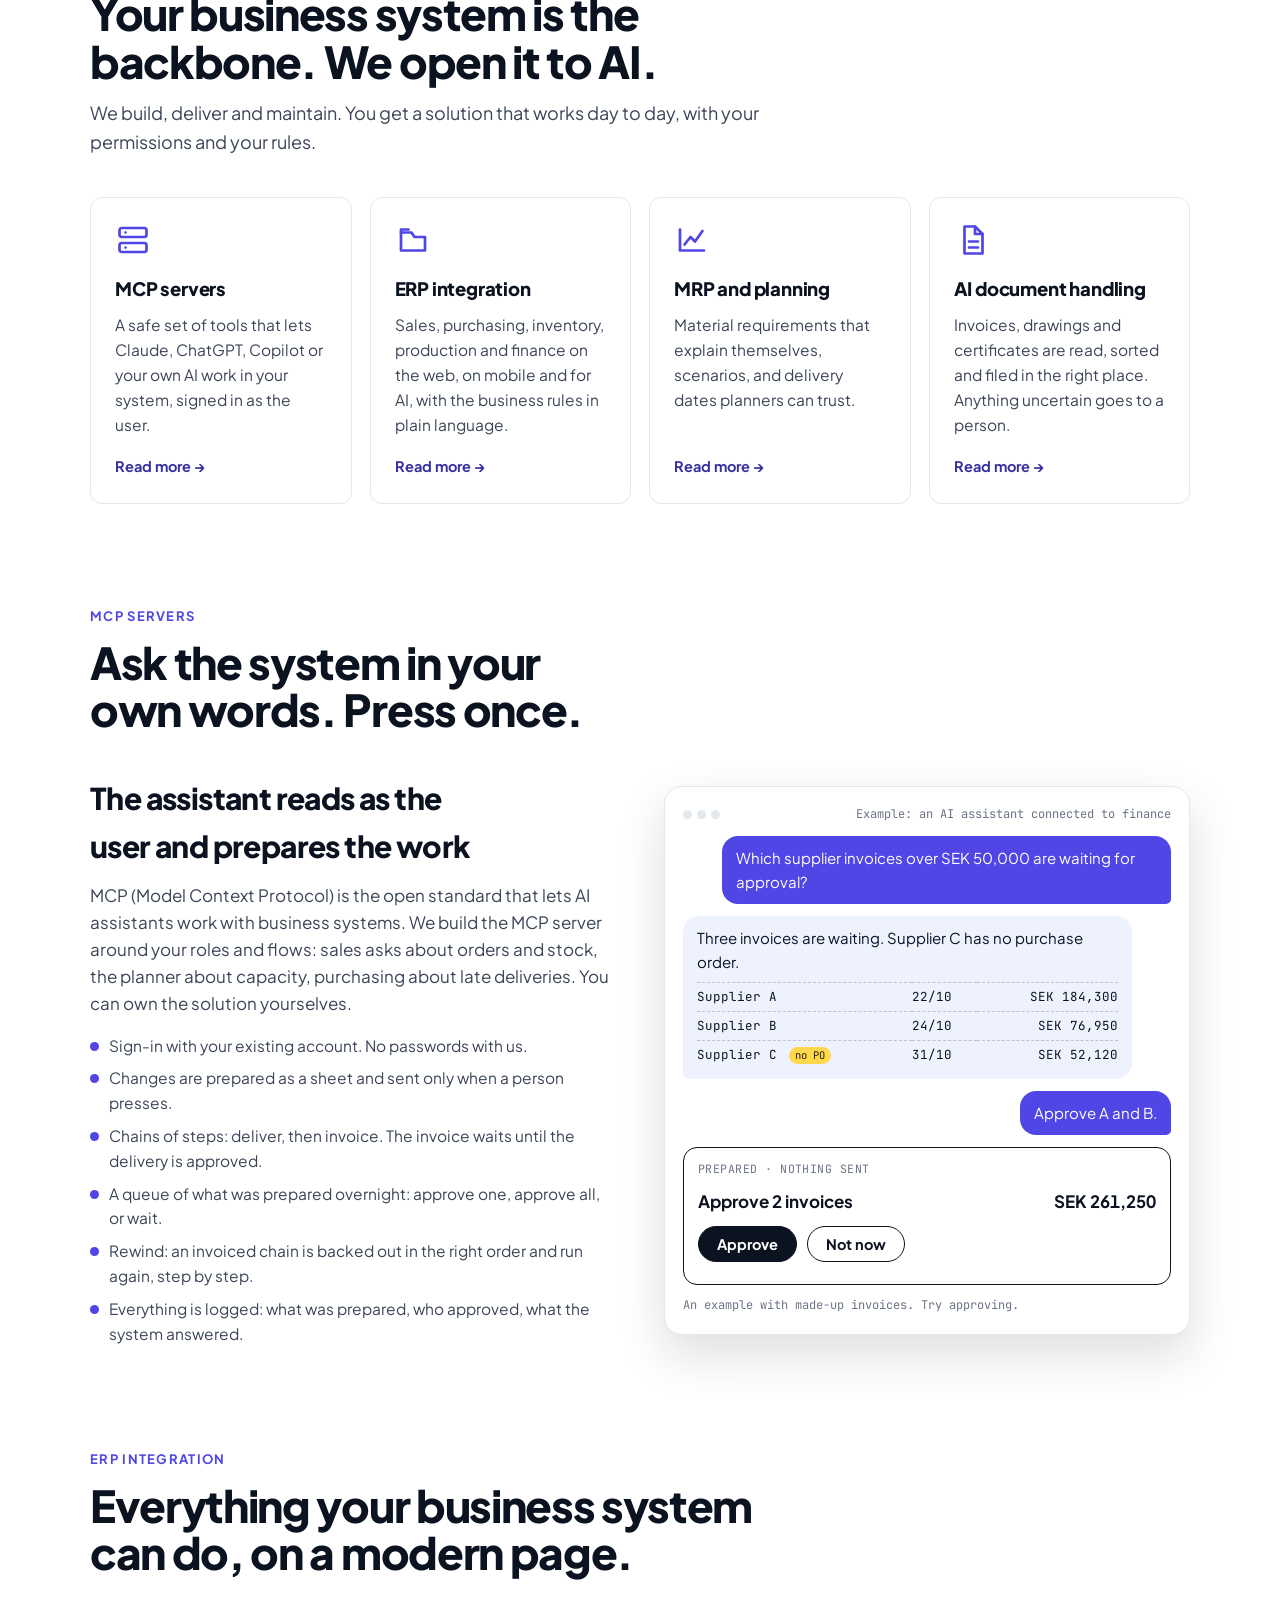
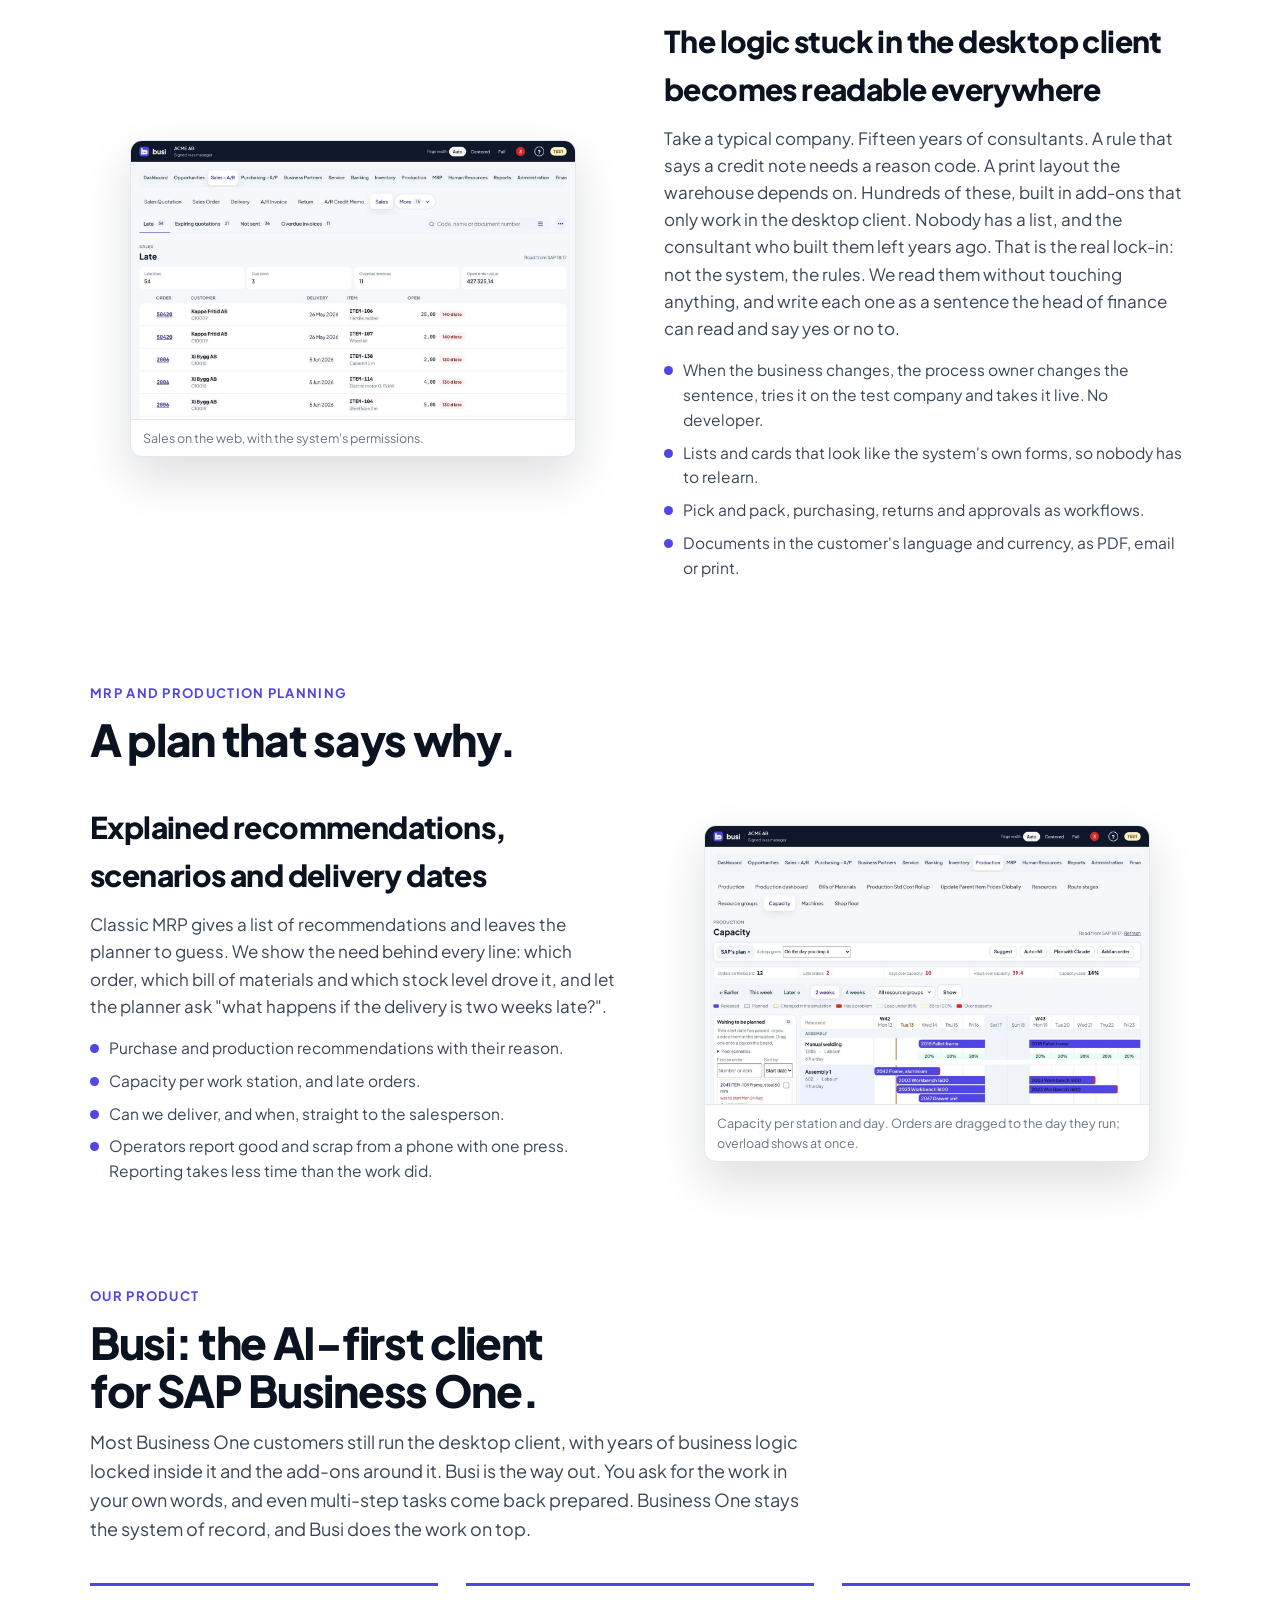
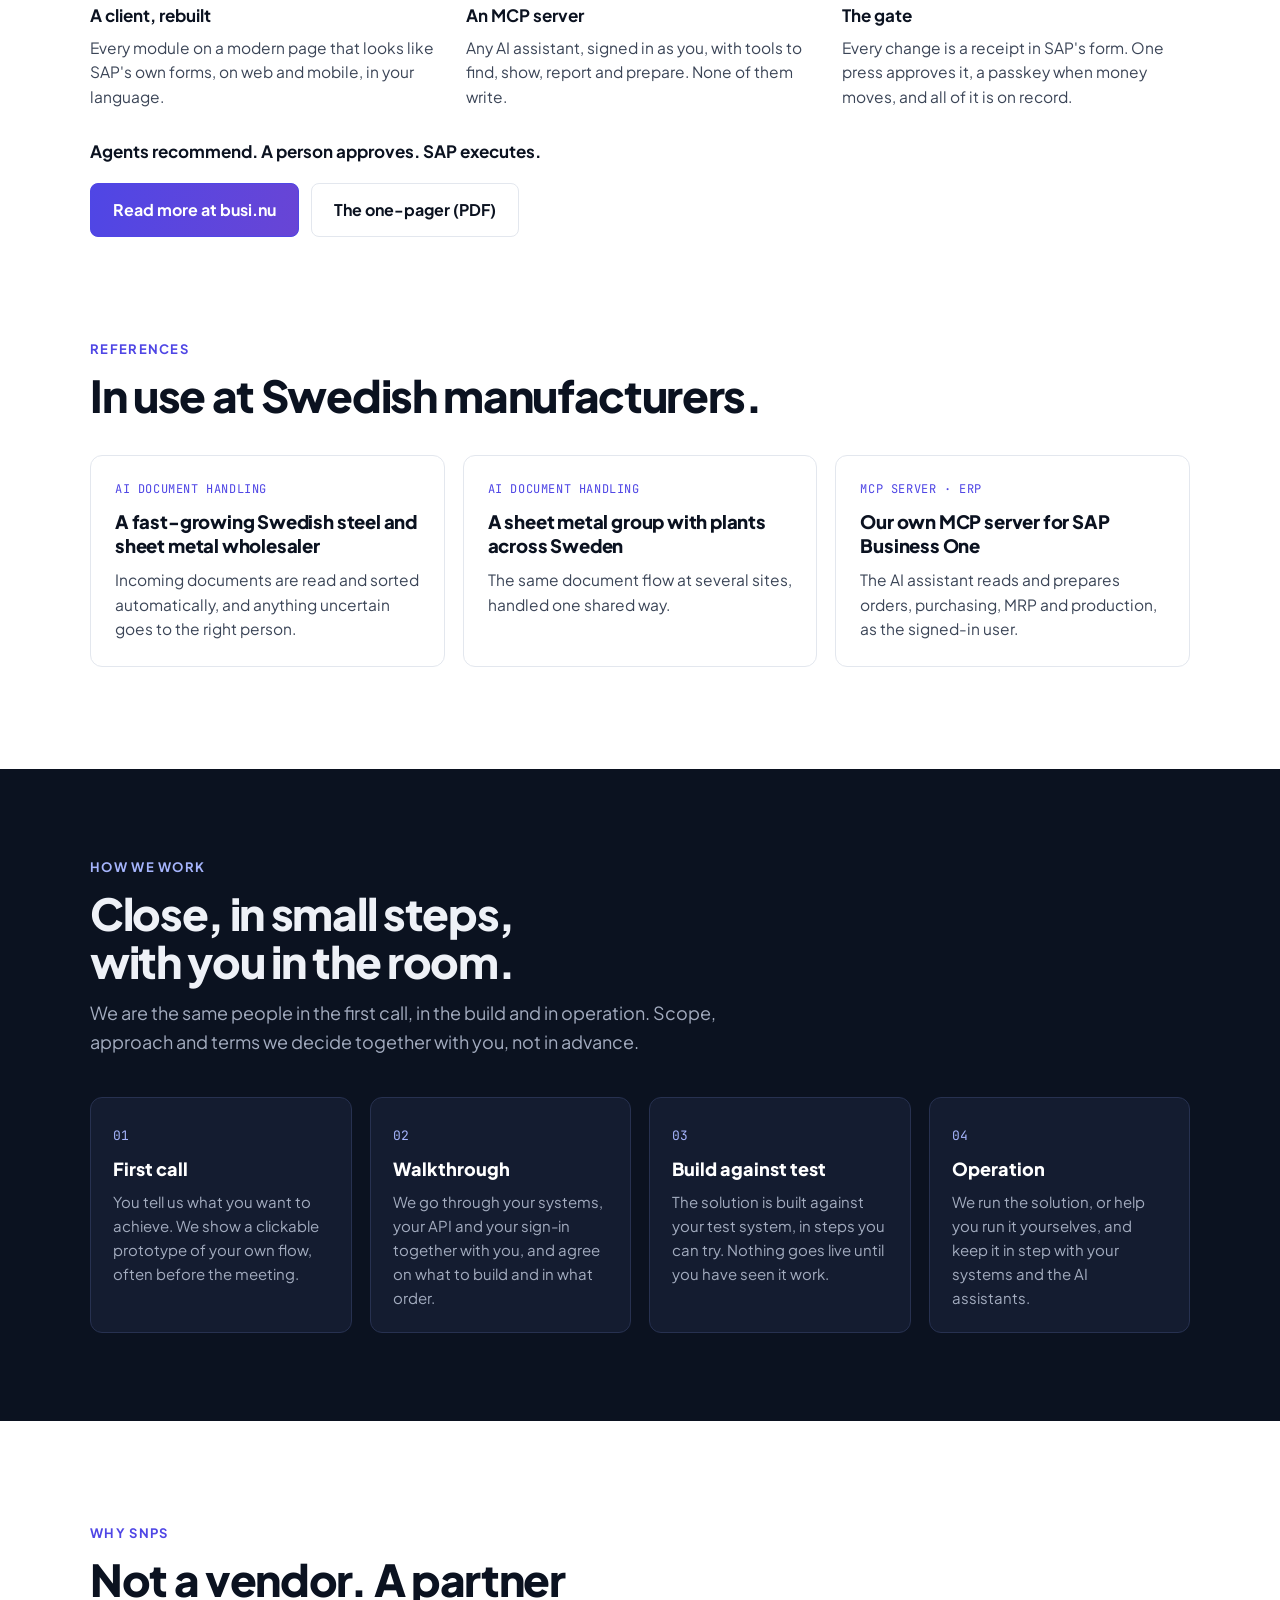
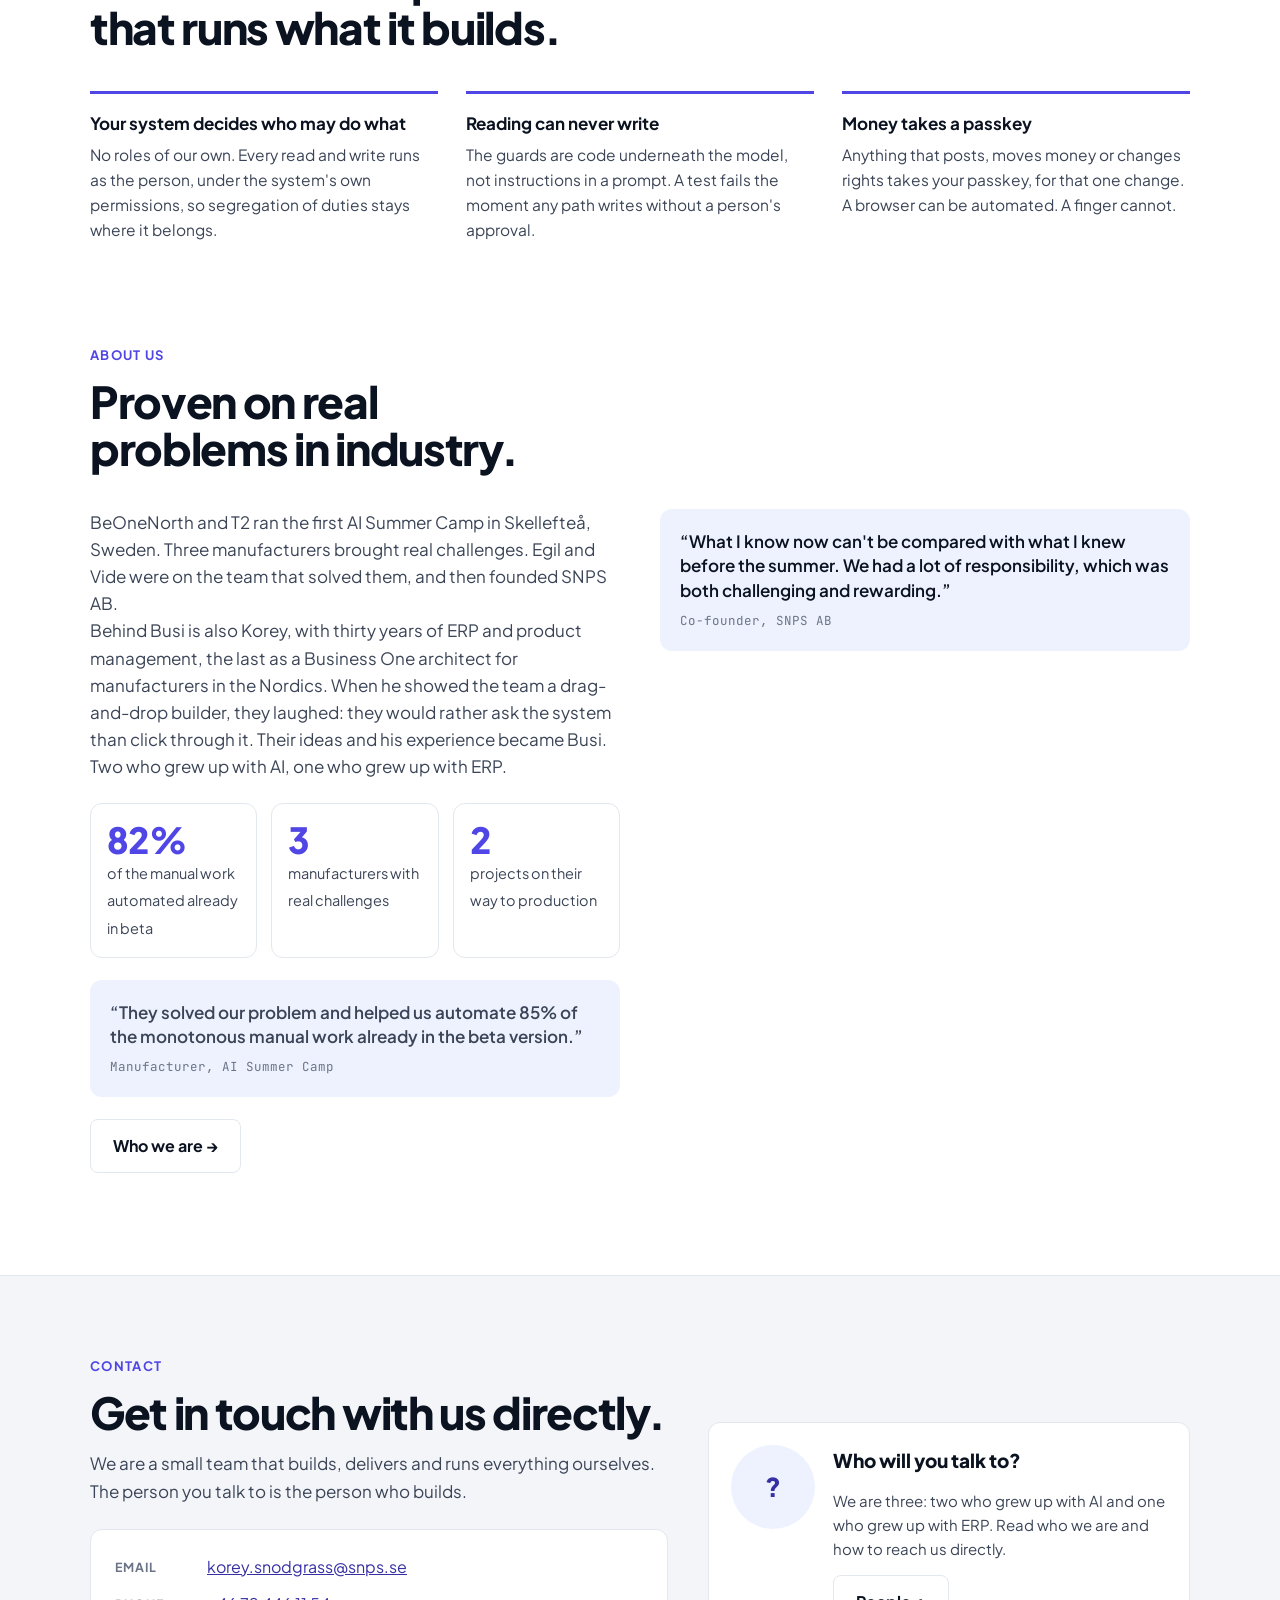
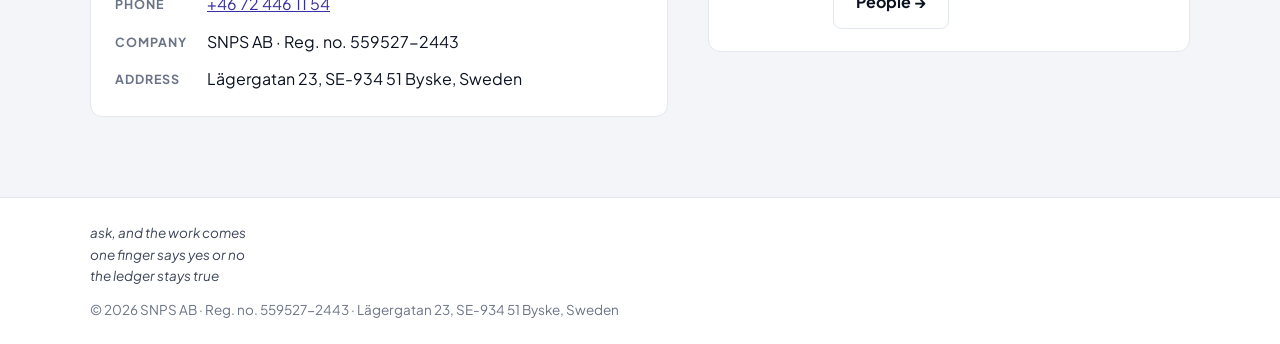
<file: en/index.html>
<!doctype html>
<html lang="en">
<head>
<meta charset="utf-8">
<meta name="viewport" content="width=device-width,initial-scale=1,viewport-fit=cover">
<title>SNPS</title>
<meta name="description" content="SNPS connects AI to your business system. MCP servers, ERP integration and MRP, built and run by us, with a person who approves.">
<meta property="og:title" content="SNPS">
<meta property="og:description" content="AI that does real work in your business system. MCP servers, ERP integration and MRP.">
<meta property="og:type" content="website">
<meta property="og:url" content="https://snps.se/en/">
<meta property="og:image" content="https://snps.se/img/team.jpg">
<link rel="icon" href="../favicon.svg">
<link rel="preconnect" href="https://fonts.googleapis.com">
<link rel="preconnect" href="https://fonts.gstatic.com" crossorigin>
<link rel="stylesheet" href="https://fonts.googleapis.com/css2?family=Plus+Jakarta+Sans:wght@400;600;700;800&family=JetBrains+Mono:wght@500&display=swap">
<link rel="stylesheet" href="../styles.css">
<link rel="alternate" hreflang="sv" href="https://snps.se/">
<link rel="alternate" hreflang="en" href="https://snps.se/en/">
<link rel="alternate" hreflang="x-default" href="https://snps.se/en/">
<script>/* Swedish browsers get Swedish, all others English; a press on SV/EN is remembered */
(function(){var here="en",to={sv:"../",en:"./"},c;try{c=localStorage.getItem("lang")}catch(e){}
var l=c||(/^sv\b/i.test((navigator.languages&&navigator.languages[0])||navigator.language||"")?"sv":"en");
if(to[l]&&l!==here){location.replace(to[l]+location.hash);return}
document.addEventListener("click",function(e){var a=e.target.closest&&e.target.closest("a[data-lang]");if(a)try{localStorage.setItem("lang",a.dataset.lang)}catch(e){}})})();
</script>
</head>
<body>
<nav class="top" aria-label="Main menu"><div class="wrap">
  <a class="logo" href="./">snps<span>.</span></a>
  <div class="links">
    <a class="opt" href="#erbjudande">Services</a>
    <a class="opt" href="#busi">Busi</a>
    <a class="opt" href="#referenser">References</a>
    <a class="opt" href="#leverans">How we work</a>
    <a class="opt" href="#om">About us</a>
    <a class="opt" href="people.html">People</a>
    <a class="lang" href="../" hreflang="sv" lang="sv" data-lang="sv">SV</a>
    <a class="btn primary" href="#kontakt">Contact</a>
  </div>
</div></nav>

<header class="hero" id="top">
  <div class="photo" aria-hidden="true"></div>
  <div class="wrap">
    <div>
      <div class="kicker">Busi · ERP · MRP · MCP</div>
      <h1>AI that does real work in your business system. <em>A person approves.</em></h1>
      <p class="lead">SNPS builds MCP servers, ERP integrations and Busi, the AI-first client for SAP Business One. The AI reads, explains and prepares. A person approves. The system executes.</p>
      <div class="cta">
        <a class="btn primary" href="#erbjudande">See our services</a>
        <a class="btn ghost" href="people.html">Who we are</a>
      </div>
      <div class="works">Works with <span class="chip">Claude</span><span class="chip">ChatGPT</span><span class="chip">Copilot</span><span class="chip">MCP</span></div>
    </div>

    <div class="hero-art" aria-hidden="true">
      <svg viewBox="0 0 640 340" xmlns="http://www.w3.org/2000/svg" fill="none">
        <defs>
          <linearGradient id="ga" x1="0" y1="0" x2="1" y2="1"><stop offset="0" stop-color="#8B83FF"/><stop offset="1" stop-color="#E8357F"/></linearGradient>
          <linearGradient id="gb" x1="0" y1="0" x2="1" y2="0"><stop offset="0" stop-color="#4F46E5"/><stop offset="1" stop-color="#8B83FF"/></linearGradient>
          <filter id="glow" x="-40%" y="-40%" width="180%" height="180%"><feGaussianBlur stdDeviation="8" result="b"/><feMerge><feMergeNode in="b"/><feMergeNode in="SourceGraphic"/></feMerge></filter>
        </defs>
        <!-- lines: assistant -> mcp -> a person -> systems -->
        <path id="l1" class="line" d="M98 170 L170 170"/>
        <path id="l2" class="line" d="M262 170 L334 170"/>
        <path id="l3" class="line" d="M426 170 C 470 170, 480 70, 530 70"/>
        <path id="l4" class="line" d="M426 170 L530 170"/>
        <path id="l5" class="line" d="M426 170 C 470 170, 480 270, 530 270"/>
        <!-- moving dots -->
        <circle r="4" class="dot"><animateMotion dur="1.6s" repeatCount="indefinite"><mpath href="#l1"/></animateMotion></circle>
        <circle r="4" class="dot" opacity="0"><set attributeName="opacity" to="1" begin=".8s" fill="freeze"/><animateMotion dur="1.6s" begin=".8s" repeatCount="indefinite"><mpath href="#l2"/></animateMotion></circle>
        <circle r="4" class="dot" opacity="0"><set attributeName="opacity" to="1" begin="1.6s" fill="freeze"/><animateMotion dur="2s" begin="1.6s" repeatCount="indefinite"><mpath href="#l3"/></animateMotion></circle>
        <circle r="4" class="dot" opacity="0"><set attributeName="opacity" to="1" begin="2s" fill="freeze"/><animateMotion dur="2s" begin="2s" repeatCount="indefinite"><mpath href="#l4"/></animateMotion></circle>
        <circle r="4" class="dot" opacity="0"><set attributeName="opacity" to="1" begin="2.4s" fill="freeze"/><animateMotion dur="2s" begin="2.4s" repeatCount="indefinite"><mpath href="#l5"/></animateMotion></circle>
        <!-- assistant -->
        <g class="node">
          <circle cx="52" cy="170" r="58" fill="url(#ga)" opacity=".16"/>
          <circle cx="52" cy="170" r="44" stroke="url(#ga)" stroke-width="2"/>
          <path d="M52 142 C54.5 160 62 167.5 80 170 C62 172.5 54.5 180 52 198 C49.5 180 42 172.5 24 170 C42 167.5 49.5 160 52 142 Z" fill="#fff"/>
          <path d="M74 146 C75 151 77 153 82 154 C77 155 75 157 74 162 C73 157 71 155 66 154 C71 153 73 151 74 146 Z" fill="#fff" opacity=".8"/>
          <text x="52" y="240" class="lbl" text-anchor="middle">AI assistant</text>
        </g>
        <!-- mcp server -->
        <g class="node mcp">
          <rect x="172" y="126" width="88" height="88" rx="16" fill="url(#gb)" filter="url(#glow)"/>
          <rect x="190" y="144" width="52" height="8" rx="4" fill="#fff" opacity=".9"/>
          <rect x="190" y="162" width="52" height="8" rx="4" fill="#fff" opacity=".7"/>
          <rect x="190" y="180" width="34" height="8" rx="4" fill="#fff" opacity=".5"/>
          <text x="216" y="240" class="lbl" text-anchor="middle">MCP server</text>
        </g>
        <!-- a person approves: the gate -->
        <g class="node gate-art">
          <circle cx="380" cy="170" r="58" fill="#E8357F" opacity=".14"/>
          <circle cx="380" cy="170" r="44" fill="#0B1020" stroke="url(#ga)" stroke-width="2.5"/>
          <circle cx="380" cy="156" r="11" fill="#fff"/>
          <path d="M358 196 C360 180 370 174 380 174 C390 174 400 180 402 196" fill="#fff"/>
          <circle cx="408" cy="196" r="13" fill="#22c55e" stroke="#0B1020" stroke-width="3"/>
          <path d="M402 196 l4.5 4.5 l8.5 -9" stroke="#fff" stroke-width="2.5" stroke-linecap="round" stroke-linejoin="round"/>
          <text x="380" y="240" class="lbl" text-anchor="middle">A person approves</text>
        </g>
        <!-- systems -->
        <g class="node sys">
          <rect x="530" y="40" width="96" height="60" rx="12"/>
          <text x="578" y="76" class="lbl big" text-anchor="middle">ERP</text>
          <rect x="530" y="140" width="96" height="60" rx="12"/>
          <text x="578" y="176" class="lbl big" text-anchor="middle">MRP</text>
          <rect x="530" y="240" width="96" height="60" rx="12"/>
          <text x="578" y="276" class="lbl big" text-anchor="middle">Stock</text>
        </g>
      </svg>
    </div>
  </div>
</header>

<div class="stats" aria-label="In short">
  <div class="wrap">
    <div class="stat"><b>85%</b><span>of the manual work automated already in beta, at a Swedish manufacturer</span></div>
    <div class="stat"><b>1</b><span>door that writes to your system, and only a person opens it</span></div>
    <div class="stat"><b>0</b><span>passwords to your business system stored with us</span></div>
    <div class="stat"><b>100%</b><span>of changes approved by a person before they are sent</span></div>
  </div>
</div>

<main>
<section id="tanken">
  <div class="wrap">
    <div class="sec-head">
      <div class="kicker">The idea</div>
      <h2>Agents are probabilistic. The ledger is not.</h2>
      <p>AI agents recommend, draft and prepare. They can be wrong, and they can be manipulated. Your business system posts exactly what it is given, once. What is missing is a person in between, who sees the exact change before anything is written.</p>
    </div>
    <div class="why">
      <div><b>Agents are probabilistic</b><p>They recommend and prepare. They can be wrong, and they can be manipulated.</p></div>
      <div><b>The ledger is deterministic</b><p>Your business system posts exactly what it is given, once, under its own permissions.</p></div>
      <div><b>A person in between</b><p>Someone with the right to say yes sees the exact change before anything is written.</p></div>
    </div>
  </div>
</section>

<section id="erbjudande">
  <div class="wrap">
    <div class="sec-head">
      <div class="kicker">What we offer</div>
      <h2>Your business system is the backbone. We open it to AI.</h2>
      <p>We build, deliver and maintain. You get a solution that works day to day, with your permissions and your rules.</p>
    </div>
    <div class="tiles">
      <div class="tile">
        <svg viewBox="0 0 24 24" fill="none" stroke="currentColor" stroke-width="1.8" stroke-linecap="round" stroke-linejoin="round" aria-hidden="true"><rect x="3" y="4" width="18" height="6" rx="1.5"/><rect x="3" y="14" width="18" height="6" rx="1.5"/><path d="M7 7h.01M7 17h.01"/></svg>
        <h3>MCP servers</h3>
        <p>A safe set of tools that lets Claude, ChatGPT, Copilot or your own AI work in your system, signed in as the user.</p>
        <a href="#mcp">Read more →</a>
      </div>
      <div class="tile">
        <svg viewBox="0 0 24 24" fill="none" stroke="currentColor" stroke-width="1.8" stroke-linecap="round" stroke-linejoin="round" aria-hidden="true"><path d="M4 7h7l2 3h7v9H4z"/><path d="M4 7V5h5"/></svg>
        <h3>ERP integration</h3>
        <p>Sales, purchasing, inventory, production and finance on the web, on mobile and for AI, with the business rules in plain language.</p>
        <a href="#erp">Read more →</a>
      </div>
      <div class="tile">
        <svg viewBox="0 0 24 24" fill="none" stroke="currentColor" stroke-width="1.8" stroke-linecap="round" stroke-linejoin="round" aria-hidden="true"><path d="M4 19V5M4 19h16"/><path d="M7 15l4-5 3 3 5-7"/></svg>
        <h3>MRP and planning</h3>
        <p>Material requirements that explain themselves, scenarios, and delivery dates planners can trust.</p>
        <a href="#mrp">Read more →</a>
      </div>
      <div class="tile">
        <svg viewBox="0 0 24 24" fill="none" stroke="currentColor" stroke-width="1.8" stroke-linecap="round" stroke-linejoin="round" aria-hidden="true"><path d="M7 3h7l5 5v13H7z"/><path d="M14 3v5h5M10 13h6M10 17h6"/></svg>
        <h3>AI document handling</h3>
        <p>Invoices, drawings and certificates are read, sorted and filed in the right place. Anything uncertain goes to a person.</p>
        <a href="#referenser">Read more →</a>
      </div>
    </div>
  </div>
</section>

<section id="mcp">
  <div class="wrap">
    <div class="sec-head">
      <div class="kicker">MCP servers</div>
      <h2>Ask the system in your own words. Press once.</h2>
    </div>
    <div class="feature">
      <div class="copy">
        <h3>The assistant reads as the user and prepares the work</h3>
        <p>MCP (Model Context Protocol) is the open standard that lets AI assistants work with business systems. We build the MCP server around your roles and flows: sales asks about orders and stock, the planner about capacity, purchasing about late deliveries. You can own the solution yourselves.</p>
        <ul>
          <li>Sign-in with your existing account. No passwords with us.</li>
          <li>Changes are prepared as a sheet and sent only when a person presses.</li>
          <li>Chains of steps: deliver, then invoice. The invoice waits until the delivery is approved.</li>
          <li>A queue of what was prepared overnight: approve one, approve all, or wait.</li>
          <li>Rewind: an invoiced chain is backed out in the right order and run again, step by step.</li>
          <li>Everything is logged: what was prepared, who approved, what the system answered.</li>
        </ul>
      </div>
    <div class="demo" aria-label="Example: an AI assistant connected to the business system">
    <div class="demo-head"><span class="dots"><i></i><i></i><i></i></span><span>Example: an AI assistant connected to finance</span></div>
    <div class="msg you">Which supplier invoices over SEK 50,000 are waiting for approval?</div>
    <div class="msg ai">
      Three invoices are waiting. Supplier C has no purchase order.
      <table class="inv">
        <tr><td>Supplier A</td><td>22/10</td><td>SEK 184,300</td></tr>
        <tr><td>Supplier B</td><td>24/10</td><td>SEK 76,950</td></tr>
        <tr><td>Supplier C <span class="flag">no PO</span></td><td>31/10</td><td>SEK 52,120</td></tr>
      </table>
    </div>
    <div class="msg you">Approve A and B.</div>
    <div class="gate" id="gate">
      <small>Prepared · nothing sent</small>
      <div class="row"><span>Approve 2 invoices</span><span style="font-variant-numeric:tabular-nums">SEK 261,250</span></div>
      <div class="acts">
        <button type="button" class="yes" id="gate-yes">Approve</button>
        <button type="button" class="no" id="gate-no">Not now</button>
      </div>
      <p class="result" id="gate-result" aria-live="polite"></p>
      <span class="stamp" aria-hidden="true">Approved ✓</span>
    </div>
    <p class="demo-note">An example with made-up invoices. Try approving.</p>
  </div>
    </div>
  </div>
</section>

<section id="erp">
  <div class="wrap">
    <div class="sec-head">
      <div class="kicker">ERP integration</div>
      <h2>Everything your business system can do, on a modern page.</h2>
    </div>
    <div class="feature flip">
      <div class="copy">
        <h3>The logic stuck in the desktop client becomes readable everywhere</h3>
        <p>Take a typical company. Fifteen years of consultants. A rule that says a credit note needs a reason code. A print layout the warehouse depends on. Hundreds of these, built in add-ons that only work in the desktop client. Nobody has a list, and the consultant who built them left years ago. That is the real lock-in: not the system, the rules. We read them without touching anything, and write each one as a sentence the head of finance can read and say yes or no to.</p>
        <ul>
          <li>When the business changes, the process owner changes the sentence, tries it on the test company and takes it live. No developer.</li>
          <li>Lists and cards that look like the system's own forms, so nobody has to relearn.</li>
          <li>Pick and pack, purchasing, returns and approvals as workflows.</li>
          <li>Documents in the customer's language and currency, as PDF, email or print.</li>
        </ul>
      </div>
      <figure class="shot"><img src="../img/sales.jpg" alt="Sales overview with open orders and customers on a web page" width="1440" height="900"><figcaption>Sales on the web, with the system's permissions.</figcaption></figure>
    </div>
  </div>
</section>

<section id="mrp">
  <div class="wrap">
    <div class="sec-head">
      <div class="kicker">MRP and production planning</div>
      <h2>A plan that says why.</h2>
    </div>
    <div class="feature">
      <div class="copy">
        <h3>Explained recommendations, scenarios and delivery dates</h3>
        <p>Classic MRP gives a list of recommendations and leaves the planner to guess. We show the need behind every line: which order, which bill of materials and which stock level drove it, and let the planner ask "what happens if the delivery is two weeks late?".</p>
        <ul>
          <li>Purchase and production recommendations with their reason.</li>
          <li>Capacity per work station, and late orders.</li>
          <li>Can we deliver, and when, straight to the salesperson.</li>
          <li>Operators report good and scrap from a phone with one press. Reporting takes less time than the work did.</li>
        </ul>
      </div>
      <figure class="shot"><img src="../img/capacity.jpg" alt="Capacity board with resources per day, orders dragged to a date and load per station" width="1440" height="900"><figcaption>Capacity per station and day. Orders are dragged to the day they run; overload shows at once.</figcaption></figure>
    </div>
  </div>
</section>

<section id="busi">
  <div class="wrap">
    <div class="sec-head">
      <div class="kicker">Our product</div>
      <h2>Busi: the AI-first client for SAP Business One.</h2>
      <p>Most Business One customers still run the desktop client, with years of business logic locked inside it and the add-ons around it. Busi is the way out. You ask for the work in your own words, and even multi-step tasks come back prepared. Business One stays the system of record, and Busi does the work on top.</p>
    </div>
    <div class="why">
      <div><b>A client, rebuilt</b><p>Every module on a modern page that looks like SAP's own forms, on web and mobile, in your language.</p></div>
      <div><b>An MCP server</b><p>Any AI assistant, signed in as you, with tools to find, show, report and prepare. None of them write.</p></div>
      <div><b>The gate</b><p>Every change is a receipt in SAP's form. One press approves it, a passkey when money moves, and all of it is on record.</p></div>
    </div>
    <p style="margin-top:28px;font-weight:700">Agents recommend. A person approves. SAP executes.</p>
    <div style="display:flex;flex-wrap:wrap;gap:12px;margin-top:18px">
      <a class="btn primary" href="https://busi.nu/">Read more at busi.nu</a>
      <a class="btn" href="https://busi.nu/busi-one-pager.pdf">The one-pager (PDF)</a>
    </div>
  </div>
</section>

<section id="referenser">
  <div class="wrap">
    <div class="sec-head">
      <div class="kicker">References</div>
      <h2>In use at Swedish manufacturers.</h2>
    </div>
    <div class="refs">
      <div class="ref"><span class="kind">AI document handling</span><b>A fast-growing Swedish steel and sheet metal wholesaler</b><p>Incoming documents are read and sorted automatically, and anything uncertain goes to the right person.</p></div>
      <div class="ref"><span class="kind">AI document handling</span><b>A sheet metal group with plants across Sweden</b><p>The same document flow at several sites, handled one shared way.</p></div>
      <div class="ref"><span class="kind">MCP server · ERP</span><b>Our own MCP server for SAP Business One</b><p>The AI assistant reads and prepares orders, purchasing, MRP and production, as the signed-in user.</p></div>
    </div>
  </div>
</section>

<div class="band" id="leverans">
  <div class="wrap">
    <div class="kicker">How we work</div>
    <h2>Close, in small steps, with you in the room.</h2>
    <p>We are the same people in the first call, in the build and in operation. Scope, approach and terms we decide together with you, not in advance.</p>
    <ol class="steps">
      <li><h3>First call</h3><p>You tell us what you want to achieve. We show a clickable prototype of your own flow, often before the meeting.</p></li>
      <li><h3>Walkthrough</h3><p>We go through your systems, your API and your sign-in together with you, and agree on what to build and in what order.</p></li>
      <li><h3>Build against test</h3><p>The solution is built against your test system, in steps you can try. Nothing goes live until you have seen it work.</p></li>
      <li><h3>Operation</h3><p>We run the solution, or help you run it yourselves, and keep it in step with your systems and the AI assistants.</p></li>
    </ol>
  </div>
</div>

<section id="varfor">
  <div class="wrap">
    <div class="sec-head">
      <div class="kicker">Why SNPS</div>
      <h2>Not a vendor. A partner that runs what it builds.</h2>
    </div>
    <div class="why">
      <div><b>Your system decides who may do what</b><p>No roles of our own. Every read and write runs as the person, under the system's own permissions, so segregation of duties stays where it belongs.</p></div>
      <div><b>Reading can never write</b><p>The guards are code underneath the model, not instructions in a prompt. A test fails the moment any path writes without a person's approval.</p></div>
      <div><b>Money takes a passkey</b><p>Anything that posts, moves money or changes rights takes your passkey, for that one change. A browser can be automated. A finger cannot.</p></div>
    </div>
  </div>
</section>

<section id="om">
  <div class="wrap">
    <div class="sec-head">
      <div class="kicker">About us</div>
      <h2>Proven on real problems in industry.</h2>
    </div>
    <div class="story">
      <div class="copy">
        <p>BeOneNorth and T2 ran the first AI Summer Camp in Skellefteå, Sweden. Three manufacturers brought real challenges. Egil and Vide were on the team that solved them, and then founded SNPS AB.</p>
        <p>Behind Busi is also Korey, with thirty years of ERP and product management, the last as a Business One architect for manufacturers in the Nordics. When he showed the team a drag-and-drop builder, they laughed: they would rather ask the system than click through it. Their ideas and his experience became Busi. Two who grew up with AI, one who grew up with ERP.</p>
        <div class="stats"><div class="wrap">
          <div class="stat"><b>85%</b><span>of the manual work automated already in beta</span></div>
          <div class="stat"><b>3</b><span>manufacturers with real challenges</span></div>
          <div class="stat"><b>2</b><span>projects on their way to production</span></div>
        </div></div>
        <blockquote class="quote">
          <p>“They solved our problem and helped us automate 85% of the monotonous manual work already in the beta version.”</p>
          <cite>Manufacturer, AI Summer Camp</cite>
        </blockquote>
        <p style="margin-top:22px"><a class="btn" href="people.html">Who we are →</a></p>
      </div>
      <blockquote class="quote" style="margin-top:0">
        <p>“What I know now can't be compared with what I knew before the summer. We had a lot of responsibility, which was both challenging and rewarding.”</p>
        <cite>Co-founder, SNPS AB</cite>
      </blockquote>
    </div>
  </div>
</section>
</main>

<div class="contact" id="kontakt">
  <div class="wrap">
    <div>
      <div class="kicker">Contact</div>
      <h2>Get in touch with us directly.</h2>
      <p>We are a small team that builds, delivers and runs everything ourselves. The person you talk to is the person who builds.</p>
      <dl class="card" style="margin-top:24px">
        <dt>Email</dt><dd><a href="mailto:korey.snodgrass@snps.se">korey.snodgrass@snps.se</a></dd>
        <dt>Phone</dt><dd><a href="tel:+46724461154">+46 72 446 11 54</a></dd>
        <dt>Company</dt><dd>SNPS AB · Reg. no. 559527-2443</dd>
        <dt>Address</dt><dd>Lägergatan 23, SE-934 51 Byske, Sweden</dd>
      </dl>
    </div>
    <div class="person" style="align-self:center">
      <div class="avatar" aria-hidden="true">?</div>
      <div><h3>Who will you talk to?</h3><p>We are three: two who grew up with AI and one who grew up with ERP. Read who we are and how to reach us directly.</p><p><a class="btn" href="people.html">People →</a></p></div>
    </div>
  </div>
</div>

<footer><div class="wrap">
  <p class="haiku">ask, and the work comes<br>one finger says yes or no<br>the ledger stays true</p>
  <span>© 2026 SNPS AB · Reg. no. 559527-2443 · Lägergatan 23, SE-934 51 Byske, Sweden</span>
</div></footer>

<script>
(function(){
  // the demo's press
  var gate=document.getElementById("gate"),res=document.getElementById("gate-result");
  function now(){var d=new Date();return String(d.getHours()).padStart(2,"0")+":"+String(d.getMinutes()).padStart(2,"0")}
  document.getElementById("gate-yes").addEventListener("click",function(){gate.classList.add("done");res.textContent="Approved by you at "+now()+". Sent and logged."});
  document.getElementById("gate-no").addEventListener("click",function(){res.textContent="Nothing changed. The draft is kept for later."});

  // motion: header shadow, rise-in below the fold, stats counting up
  var hdr=document.querySelector("nav.top");
  addEventListener("scroll",function(){hdr.classList.toggle("scrolled",scrollY>8)},{passive:true});
  if("IntersectionObserver" in window&&!matchMedia("(prefers-reduced-motion: reduce)").matches){
    var io=new IntersectionObserver(function(es){es.forEach(function(e){if(e.isIntersecting){e.target.classList.add("in");io.unobserve(e.target)}})},{rootMargin:"0px 0px -10% 0px"});
    document.querySelectorAll(".tile,.feature>*,.ref,ol.steps li,.why>div,.story>*,.contact .wrap>*").forEach(function(el){
      if(el.getBoundingClientRect().top>innerHeight){el.classList.add("reveal");io.observe(el)}
    });
    document.querySelectorAll(".stat b").forEach(function(b){
      var m=b.textContent.match(/^(\d+)(.*)$/);if(!m)return;
      var end=+m[1],rest=m[2],ran=false;
      var co=new IntersectionObserver(function(es){es.forEach(function(e){
        if(!e.isIntersecting||ran)return;ran=true;co.disconnect();
        var t0=performance.now(),dur=1100;
        (function tick(t){var p=Math.min(1,(t-t0)/dur);p=1-Math.pow(1-p,3);b.textContent=Math.round(end*p)+rest;if(p<1)requestAnimationFrame(tick)})(t0);
      })},{threshold:.6});
      co.observe(b);
    });
  }
})();
</script>
</body>
</html>
</file>
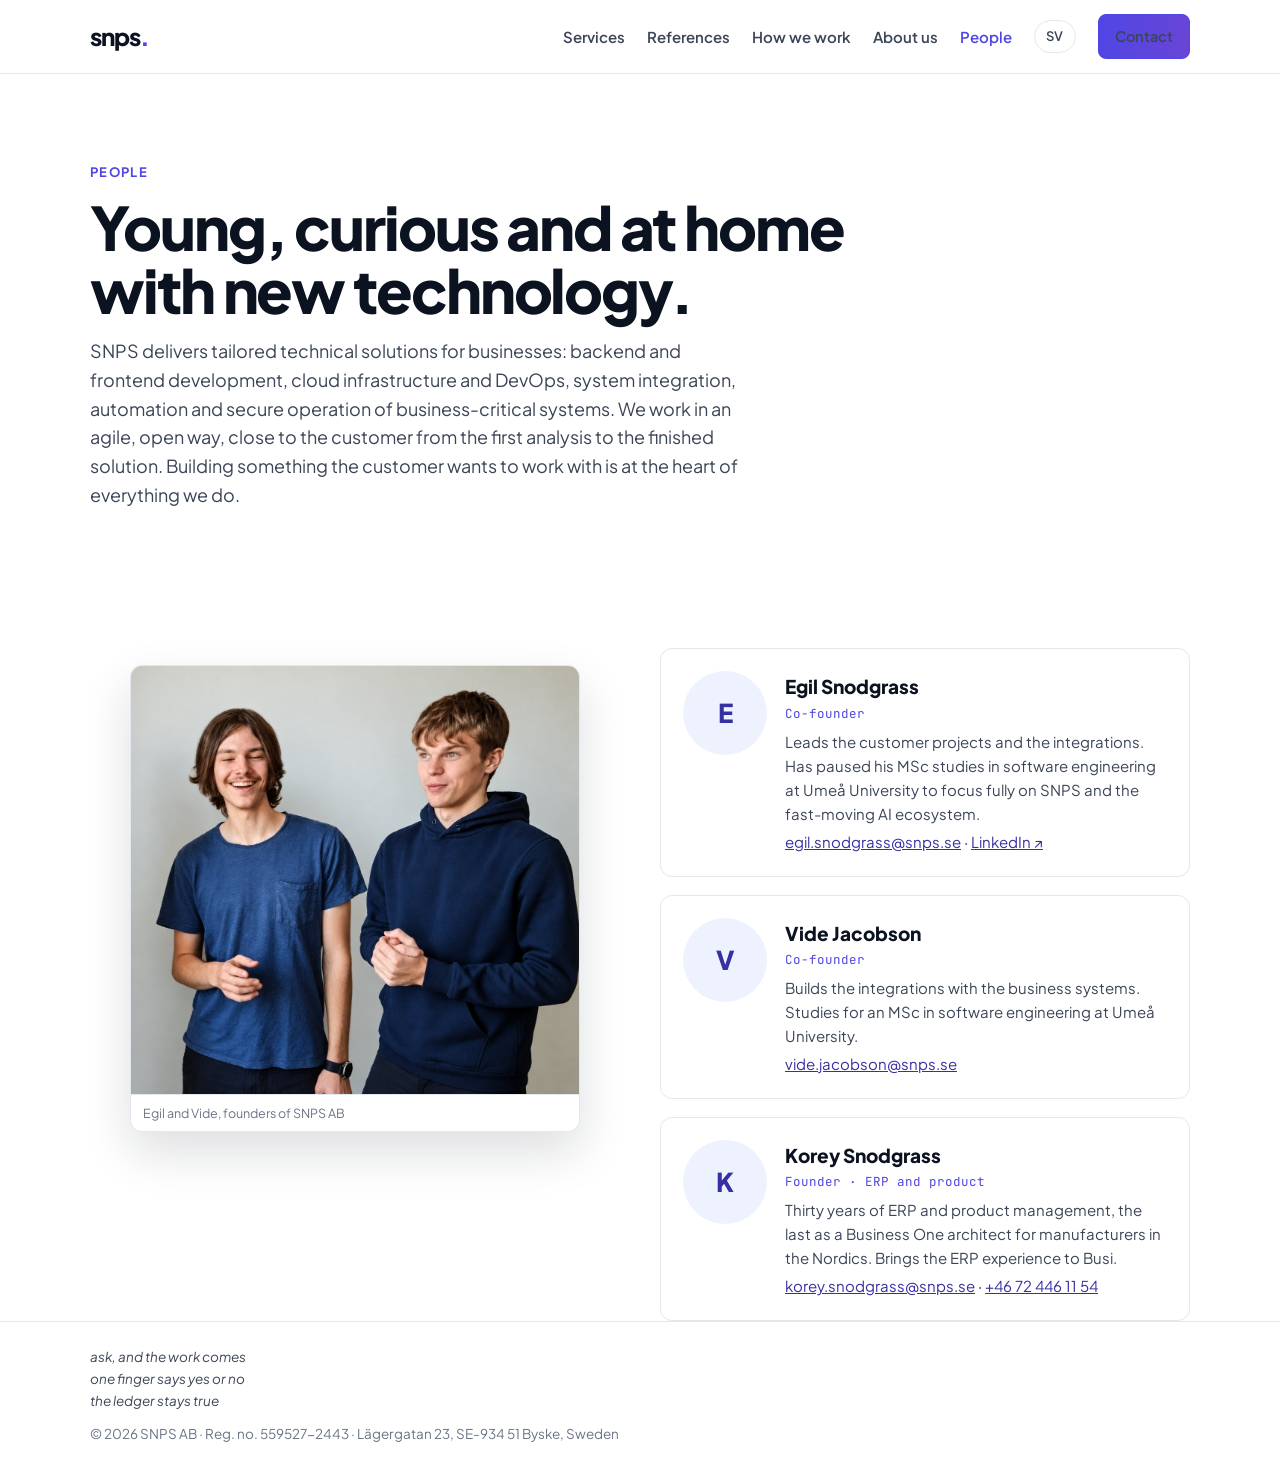
<file: personer.html>
<!doctype html>
<html lang="sv">
<head>
<meta charset="utf-8">
<meta name="viewport" content="width=device-width,initial-scale=1,viewport-fit=cover">
<title>Personer · SNPS</title>
<meta name="description" content="Om SNPS AB och människorna bakom: Egil Snodgrass, Vide Jacobson och Korey Snodgrass.">
<link rel="icon" href="favicon.svg">
<link rel="preconnect" href="https://fonts.googleapis.com">
<link rel="preconnect" href="https://fonts.gstatic.com" crossorigin>
<link rel="stylesheet" href="https://fonts.googleapis.com/css2?family=Plus+Jakarta+Sans:wght@400;600;700;800&family=JetBrains+Mono:wght@500&display=swap">
<link rel="stylesheet" href="styles.css">
<link rel="alternate" hreflang="sv" href="https://snps.se/personer.html">
<link rel="alternate" hreflang="en" href="https://snps.se/en/people.html">
<link rel="alternate" hreflang="x-default" href="https://snps.se/en/people.html">
<script>/* Swedish browsers get Swedish, all others English; a press on SV/EN is remembered */
(function(){var here="sv",to={sv:"personer.html",en:"en/people.html"},c;try{c=localStorage.getItem("lang")}catch(e){}
var l=c||(/^sv\b/i.test((navigator.languages&&navigator.languages[0])||navigator.language||"")?"sv":"en");
if(to[l]&&l!==here){location.replace(to[l]+location.hash);return}
document.addEventListener("click",function(e){var a=e.target.closest&&e.target.closest("a[data-lang]");if(a)try{localStorage.setItem("lang",a.dataset.lang)}catch(e){}})})();
</script>
<style>:root{padding-top:env(safe-area-inset-top,0px);padding-bottom:env(safe-area-inset-bottom,0px)}</style>
</head>
<body>
<nav class="top" aria-label="Huvudmeny"><div class="wrap">
  <a class="logo" href="index.html">snps<span>.</span></a>
  <div class="links">
    <a class="opt" href="index.html#erbjudande">Erbjudande</a>
    <a class="opt" href="index.html#referenser">Referenser</a>
    <a class="opt" href="index.html#leverans">Så arbetar vi</a>
    <a class="opt" href="index.html#om">Om oss</a>
    <a class="opt" href="personer.html" aria-current="page">Personer</a>
    <a class="lang" href="en/people.html" hreflang="en" lang="en" data-lang="en">EN</a>
    <a class="btn primary" href="index.html#kontakt">Kontakt</a>
  </div>
</div></nav>

<main>
<header class="page-head"><div class="wrap">
  <div class="kicker">Personer</div>
  <h1>Unga, nyfikna och vana vid ny teknik.</h1>
  <p>SNPS levererar skräddarsydda tekniska lösningar för företag: backend- och frontendutveckling, molnbaserad infrastruktur och DevOps, systemintegration, automatisering och säker drift av affärskritiska system. Vi arbetar agilt och transparent, nära kunden från första analys till färdig lösning. Att bygga något som kunden vill arbeta med är centralt i allt vi gör.</p>
</div></header>

<section><div class="wrap">
  <div class="story">
    <figure class="photo"><img src="img/team.jpg" alt="Egil och Vide" width="1200" height="1147"><figcaption>Egil och Vide, grundare av SNPS AB</figcaption></figure>
    <div class="people" style="margin-top:0;grid-template-columns:1fr">
      <div class="person" id="egil"><div class="avatar" aria-hidden="true">E</div><div>
        <h3>Egil Snodgrass</h3><span class="role">Medgrundare</span>
        <p class="bio">Leder kundprojekten och kopplingarna. Har pausat civilingenjörsstudierna i mjukvaruteknik vid Umeå universitet för att fokusera helt på SNPS och det snabbrörliga AI-ekosystemet.</p>
        <p><a href="mailto:egil.snodgrass@snps.se">egil.snodgrass@snps.se</a> · <a href="https://www.linkedin.com/in/egil-snodgrass-43542341b/" target="_blank" rel="noopener">LinkedIn ↗</a></p>
      </div></div>
      <div class="person" id="vide"><div class="avatar" aria-hidden="true">V</div><div>
        <h3>Vide Jacobson</h3><span class="role">Medgrundare</span>
        <p class="bio">Bygger kopplingarna till affärssystemen. Läser civilingenjör i mjukvaruteknik vid Umeå universitet.</p>
        <p><a href="mailto:vide.jacobson@snps.se">vide.jacobson@snps.se</a></p>
      </div></div>
      <div class="person" id="korey"><div class="avatar" aria-hidden="true">K</div><div>
        <h3>Korey Snodgrass</h3><span class="role">Grundare · ERP och produkt</span>
        <p class="bio">Trettio år inom ERP och produktledning, de senaste som Business One-arkitekt åt tillverkare i Norden. Tar med sig ERP-erfarenheten in i Busi.</p>
        <p><a href="mailto:korey.snodgrass@snps.se">korey.snodgrass@snps.se</a> · <a href="tel:+46724461154">072 446 11 54</a></p>
      </div></div>
    </div>
  </div>
</div></section>
</main>

<footer><div class="wrap">
  <p class="haiku">fråga, så görs det<br>ett finger säger ja, nej<br>boken förblir sann</p>
  <span>© 2026 SNPS AB · org.nr 559527-2443 · Lägergatan 23, 934 51 Byske</span>
</div></footer>
</body>
</html>
</file>
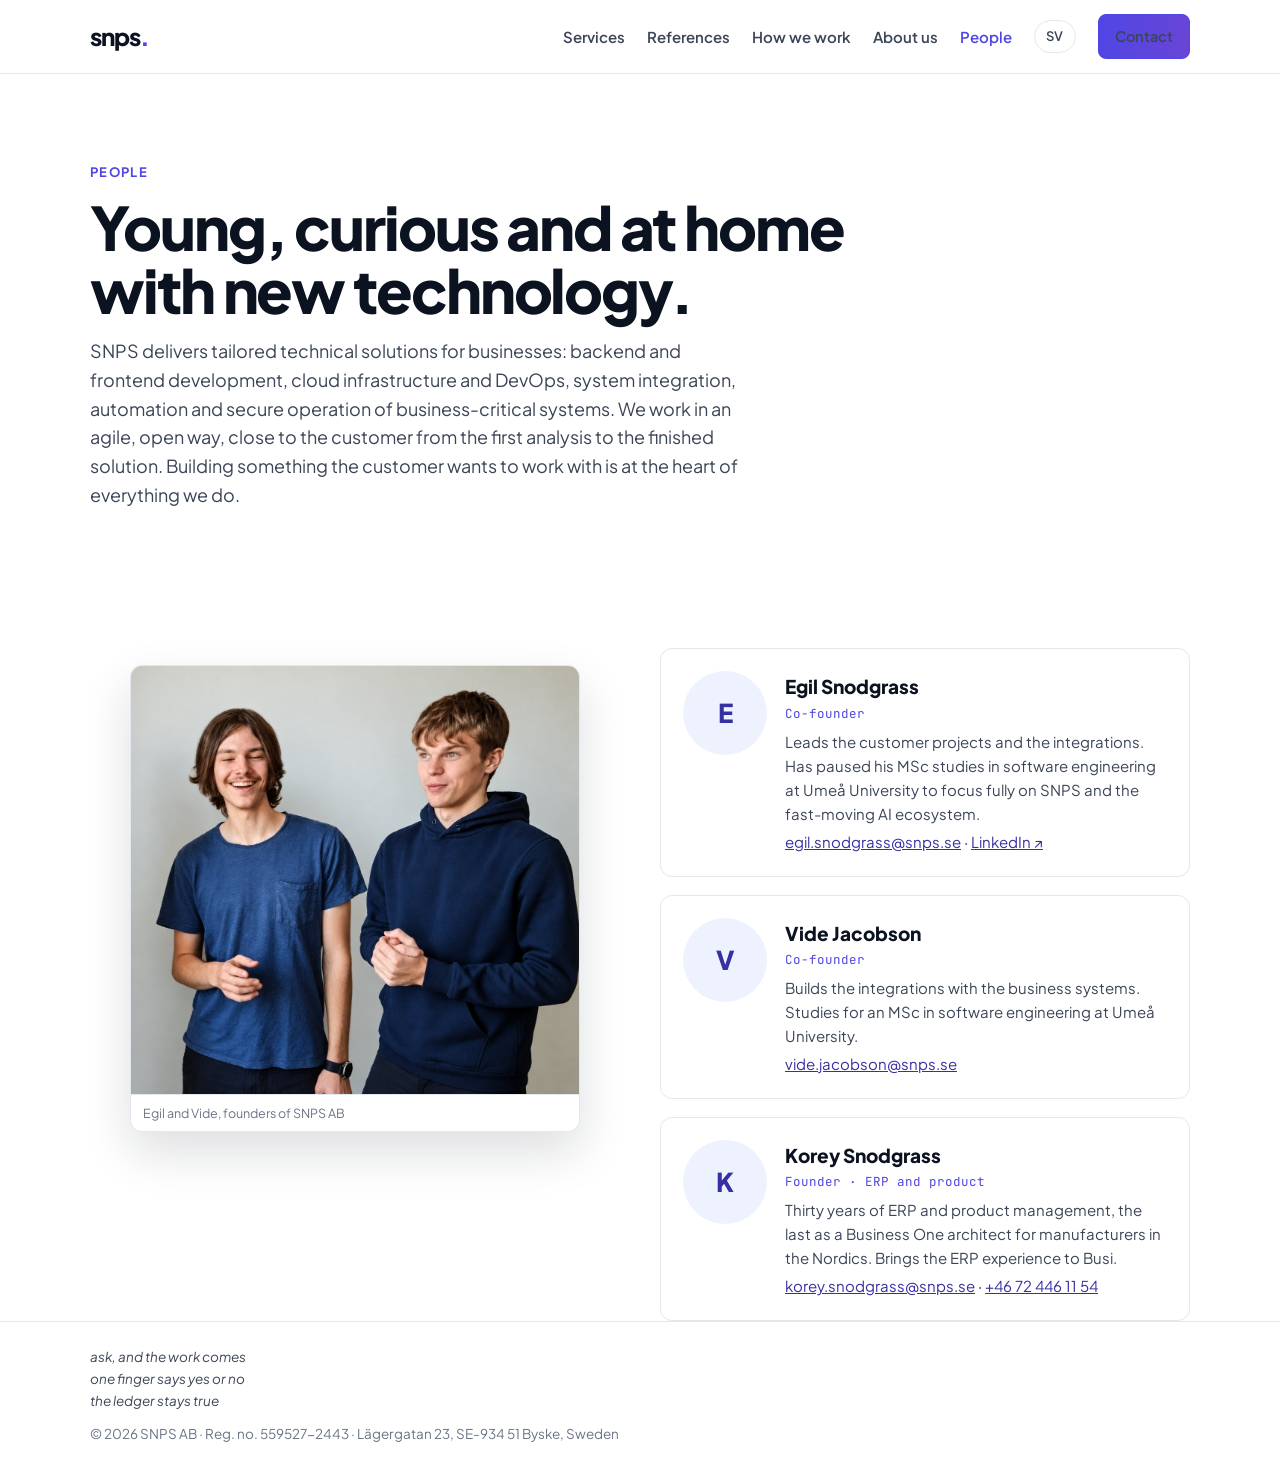
<file: en/people.html>
<!doctype html>
<html lang="en">
<head>
<meta charset="utf-8">
<meta name="viewport" content="width=device-width,initial-scale=1,viewport-fit=cover">
<title>People · SNPS</title>
<meta name="description" content="About SNPS AB and the people behind it: Egil Snodgrass, Vide Jacobson and Korey Snodgrass.">
<link rel="icon" href="../favicon.svg">
<link rel="preconnect" href="https://fonts.googleapis.com">
<link rel="preconnect" href="https://fonts.gstatic.com" crossorigin>
<link rel="stylesheet" href="https://fonts.googleapis.com/css2?family=Plus+Jakarta+Sans:wght@400;600;700;800&family=JetBrains+Mono:wght@500&display=swap">
<link rel="stylesheet" href="../styles.css">
<link rel="alternate" hreflang="sv" href="https://snps.se/personer.html">
<link rel="alternate" hreflang="en" href="https://snps.se/en/people.html">
<link rel="alternate" hreflang="x-default" href="https://snps.se/en/people.html">
<script>/* Swedish browsers get Swedish, all others English; a press on SV/EN is remembered */
(function(){var here="en",to={sv:"../personer.html",en:"people.html"},c;try{c=localStorage.getItem("lang")}catch(e){}
var l=c||(/^sv\b/i.test((navigator.languages&&navigator.languages[0])||navigator.language||"")?"sv":"en");
if(to[l]&&l!==here){location.replace(to[l]+location.hash);return}
document.addEventListener("click",function(e){var a=e.target.closest&&e.target.closest("a[data-lang]");if(a)try{localStorage.setItem("lang",a.dataset.lang)}catch(e){}})})();
</script>
<style>:root{padding-top:env(safe-area-inset-top,0px);padding-bottom:env(safe-area-inset-bottom,0px)}</style>
</head>
<body>
<nav class="top" aria-label="Main menu"><div class="wrap">
  <a class="logo" href="./">snps<span>.</span></a>
  <div class="links">
    <a class="opt" href="./#erbjudande">Services</a>
    <a class="opt" href="./#referenser">References</a>
    <a class="opt" href="./#leverans">How we work</a>
    <a class="opt" href="./#om">About us</a>
    <a class="opt" href="people.html" aria-current="page">People</a>
    <a class="lang" href="../personer.html" hreflang="sv" lang="sv" data-lang="sv">SV</a>
    <a class="btn primary" href="./#kontakt">Contact</a>
  </div>
</div></nav>

<main>
<header class="page-head"><div class="wrap">
  <div class="kicker">People</div>
  <h1>Young, curious and at home with new technology.</h1>
  <p>SNPS delivers tailored technical solutions for businesses: backend and frontend development, cloud infrastructure and DevOps, system integration, automation and secure operation of business-critical systems. We work in an agile, open way, close to the customer from the first analysis to the finished solution. Building something the customer wants to work with is at the heart of everything we do.</p>
</div></header>

<section><div class="wrap">
  <div class="story">
    <figure class="photo"><img src="../img/team.jpg" alt="Egil and Vide" width="1200" height="1147"><figcaption>Egil and Vide, founders of SNPS AB</figcaption></figure>
    <div class="people" style="margin-top:0;grid-template-columns:1fr">
      <div class="person" id="egil"><div class="avatar" aria-hidden="true">E</div><div>
        <h3>Egil Snodgrass</h3><span class="role">Co-founder</span>
        <p class="bio">Leads the customer projects and the integrations. Has paused his MSc studies in software engineering at Umeå University to focus fully on SNPS and the fast-moving AI ecosystem.</p>
        <p><a href="mailto:egil.snodgrass@snps.se">egil.snodgrass@snps.se</a> · <a href="https://www.linkedin.com/in/egil-snodgrass-43542341b/" target="_blank" rel="noopener">LinkedIn ↗</a></p>
      </div></div>
      <div class="person" id="vide"><div class="avatar" aria-hidden="true">V</div><div>
        <h3>Vide Jacobson</h3><span class="role">Co-founder</span>
        <p class="bio">Builds the integrations with the business systems. Studies for an MSc in software engineering at Umeå University.</p>
        <p><a href="mailto:vide.jacobson@snps.se">vide.jacobson@snps.se</a></p>
      </div></div>
      <div class="person" id="korey"><div class="avatar" aria-hidden="true">K</div><div>
        <h3>Korey Snodgrass</h3><span class="role">Founder · ERP and product</span>
        <p class="bio">Thirty years of ERP and product management, the last as a Business One architect for manufacturers in the Nordics. Brings the ERP experience to Busi.</p>
        <p><a href="mailto:korey.snodgrass@snps.se">korey.snodgrass@snps.se</a> · <a href="tel:+46724461154">+46 72 446 11 54</a></p>
      </div></div>
    </div>
  </div>
</div></section>
</main>

<footer><div class="wrap">
  <p class="haiku">ask, and the work comes<br>one finger says yes or no<br>the ledger stays true</p>
  <span>© 2026 SNPS AB · Reg. no. 559527-2443 · Lägergatan 23, SE-934 51 Byske, Sweden</span>
</div></footer>
</body>
</html>
</file>
<file: styles.css>
/* SNPS: Swedish B2B in the Implema/Boyum mould. Photo hero, kicker + big headline, "Boka möte" in
   the bar, a stats row, service tiles, numbered delivery steps, real product screenshots, team, contact. */
:root{
  --paper:#FFFFFF; --paper-2:#F3F5F9; --surface:#FFFFFF; --ink:#0B1220; --ink-2:#3B4557; --muted:#6B7486; --line:#E3E7EE;
  --accent:#4F46E5; --accent-ink:#3730A3; --accent-soft:#EEF2FF; --on-accent:#FFFFFF;
  --navy:#0B1220; --navy-2:#141C30; --navy-ink:#EEF1F7; --navy-muted:#A3ACBF; --navy-accent:#A5B4FC; --navy-line:#273150;
  --shadow:0 20px 48px rgba(11,18,32,.14);
  --display:"Plus Jakarta Sans",system-ui,-apple-system,"Segoe UI",sans-serif;
  --mono:"JetBrains Mono",ui-monospace,"SFMono-Regular",Menlo,monospace;
  --gut:max(20px,env(safe-area-inset-left,0px)); --gut-r:max(20px,env(safe-area-inset-right,0px));
}
@media (prefers-color-scheme: dark){:root:not([data-theme="light"]){
  --paper:#0B1220; --paper-2:#101829; --surface:#141C30; --ink:#EEF1F7; --ink-2:#C3CAD8; --muted:#8A94A8; --line:#273150;
  --accent:#818CF8; --accent-ink:#C7D2FE; --accent-soft:#1C2347; --on-accent:#0B1220;
  --navy:#060A14; --navy-2:#0F1627; --shadow:0 20px 48px rgba(0,0,0,.55); color-scheme:dark}}
:root[data-theme="dark"]{
  --paper:#0B1220; --paper-2:#101829; --surface:#141C30; --ink:#EEF1F7; --ink-2:#C3CAD8; --muted:#8A94A8; --line:#273150;
  --accent:#818CF8; --accent-ink:#C7D2FE; --accent-soft:#1C2347; --on-accent:#0B1220;
  --navy:#060A14; --navy-2:#0F1627; --shadow:0 20px 48px rgba(0,0,0,.55); color-scheme:dark}
*{box-sizing:border-box}
html{scroll-behavior:smooth;-webkit-text-size-adjust:100%}
@media (prefers-reduced-motion: reduce){html{scroll-behavior:auto}}
body{margin:0;background:var(--paper);color:var(--ink);font-family:var(--display);font-size:17px;line-height:1.6;padding:0}
img{max-width:100%;display:block}
h1,h2,h3{text-wrap:balance;margin:0}
p{margin:0}
a{color:var(--accent-ink)}
a:focus-visible,button:focus-visible{outline:2px solid var(--accent);outline-offset:3px}
.wrap{max-width:1140px;margin:0 auto;padding-left:var(--gut);padding-right:var(--gut-r)}
.kicker{font-size:13px;font-weight:700;letter-spacing:.1em;text-transform:uppercase;color:var(--accent)}
.btn{display:inline-flex;align-items:center;gap:8px;padding:13px 22px;border-radius:8px;font-weight:700;font-size:16px;text-decoration:none;border:1.5px solid var(--line);color:var(--ink);background:var(--surface);white-space:nowrap}
.btn.primary{background:var(--accent);border-color:var(--accent);color:var(--on-accent)}
.btn.ghost{background:transparent;border-color:rgba(255,255,255,.4);color:#FFFFFF}
.btn:hover{border-color:var(--accent)}

/* top bar */
nav.top{position:sticky;top:env(safe-area-inset-top,0px);z-index:5;background:var(--paper);border-bottom:1px solid var(--line)}
nav.top .wrap{display:flex;align-items:center;gap:28px;padding-block:14px}
.logo{font-weight:800;font-size:24px;letter-spacing:-.04em;color:var(--ink);text-decoration:none}
.logo span{color:var(--accent)}
nav.top .links{display:flex;gap:22px;margin-left:auto;flex-wrap:wrap;align-items:center}
nav.top .links a{color:var(--ink-2);text-decoration:none;font-size:15px;font-weight:600}
nav.top .links a:hover,nav.top .links a[aria-current]{color:var(--accent)}
nav.top .links .btn{padding:10px 16px;font-size:14.5px}
nav.top .links .lang{font-size:13px;letter-spacing:.04em;border:1px solid var(--line);border-radius:999px;padding:5px 11px}
@media (max-width:760px){nav.top .links .opt{display:none}}

/* hero: a full-bleed photo under a navy wash */
.hero{position:relative;background:var(--navy);color:#FFFFFF;overflow:hidden;isolation:isolate}
.hero .photo{position:absolute;inset:0;z-index:-1;background:
  linear-gradient(90deg,rgba(11,18,32,.92) 0%,rgba(11,18,32,.72) 55%,rgba(11,18,32,.35) 100%),
  radial-gradient(120% 80% at 85% 20%,rgba(79,70,229,.55),transparent 60%),
  linear-gradient(160deg,#1a2340,#0B1220)}
.hero .photo img{position:absolute;inset:0;width:100%;height:100%;object-fit:cover;z-index:-1}
.hero .wrap{padding-block:clamp(72px,10vw,128px) clamp(56px,8vw,96px);display:grid;gap:22px;max-width:1140px}
.hero .kicker{color:var(--navy-accent)}
.hero h1{font-size:clamp(40px,6.4vw,78px);line-height:1.02;font-weight:800;letter-spacing:-.04em;max-width:13em}
.hero .lead{font-size:clamp(18px,2vw,21px);color:#D8DEEA;max-width:34em}
.hero .cta{display:flex;flex-wrap:wrap;gap:12px;margin-top:8px}
.hero .credit{position:absolute;right:var(--gut-r);bottom:12px;font-family:var(--mono);font-size:11.5px;color:rgba(255,255,255,.5)}

/* stats */
.stats{background:var(--paper-2);border-bottom:1px solid var(--line)}
.stats .wrap{display:grid;grid-template-columns:repeat(4,minmax(0,1fr));gap:24px;padding-block:28px}
.stat b{display:block;font-size:clamp(26px,3vw,36px);font-weight:800;letter-spacing:-.03em;line-height:1.1;font-variant-numeric:tabular-nums}
.stat span{color:var(--ink-2);font-size:14.5px}
@media (max-width:760px){.stats .wrap{grid-template-columns:1fr 1fr}}

section{padding-block:clamp(64px,8vw,104px) 0;scroll-margin-top:72px}
.sec-head{max-width:720px}
.sec-head h2{font-size:clamp(28px,3.8vw,44px);line-height:1.08;font-weight:800;letter-spacing:-.03em;margin-top:12px}
.sec-head p{color:var(--ink-2);margin-top:14px;font-size:18px}
.sec-head .btn{margin-top:22px}

/* service tiles */
.tiles{margin-top:40px;display:grid;grid-template-columns:repeat(4,minmax(0,1fr));gap:18px}
.tile{background:var(--surface);border:1px solid var(--line);border-radius:12px;padding:24px;min-width:0;display:flex;flex-direction:column;gap:10px}
.tile svg{width:36px;height:36px;color:var(--accent)}
.tile h3{font-size:18.5px;font-weight:800;letter-spacing:-.01em;margin-top:6px}
.tile p{color:var(--ink-2);font-size:15.5px}
.tile a{margin-top:auto;padding-top:8px;font-weight:700;font-size:14.5px;text-decoration:none}
@media (max-width:980px){.tiles{grid-template-columns:1fr 1fr}}
@media (max-width:520px){.tiles{grid-template-columns:1fr}}

/* two-column feature with a screenshot */
.feature{margin-top:40px;display:grid;grid-template-columns:1fr 1fr;gap:48px;align-items:center}
.feature.flip .shot{order:-1}
.feature .copy h3{font-size:clamp(22px,2.6vw,30px);font-weight:800;letter-spacing:-.02em}
.feature .copy p{color:var(--ink-2);margin-top:12px}
.feature .copy ul{margin:16px 0 0;padding:0;list-style:none;display:grid;gap:8px}
.feature .copy li{display:flex;gap:10px;align-items:baseline;color:var(--ink-2);font-size:15.5px}
.feature .copy li::before{content:"";flex:none;width:9px;height:9px;border-radius:50%;background:var(--accent);transform:translateY(-1px)}
.shot{border-radius:12px;overflow:hidden;border:1px solid var(--line);box-shadow:var(--shadow);background:var(--surface);min-width:0}
.shot img{width:100%;height:auto}
.shot figcaption{font-size:12.5px;color:var(--muted);padding:8px 12px;border-top:1px solid var(--line)}
@media (max-width:860px){.feature{grid-template-columns:1fr;gap:28px}.feature.flip .shot{order:0}}

/* delivery steps on navy */
.band{background:var(--navy);color:var(--navy-ink);margin-top:clamp(64px,8vw,104px)}
.band .wrap{padding-block:clamp(56px,7vw,88px)}
.band .kicker{color:var(--navy-accent)}
.band h2{font-size:clamp(28px,3.8vw,44px);line-height:1.08;font-weight:800;letter-spacing:-.03em;margin-top:12px;max-width:16em}
.band>.wrap>p{color:var(--navy-muted);margin-top:14px;max-width:38em;font-size:18px}
ol.steps{list-style:none;padding:0;margin:40px 0 0;display:grid;grid-template-columns:repeat(4,minmax(0,1fr));gap:18px;counter-reset:s}
ol.steps li{counter-increment:s;background:var(--navy-2);border:1px solid var(--navy-line);border-radius:12px;padding:22px;min-width:0}
ol.steps li::before{content:"0" counter(s);font-family:var(--mono);font-size:13px;color:var(--navy-accent)}
ol.steps h3{font-size:18px;font-weight:800;margin-top:8px;color:#FFFFFF}
ol.steps p{font-size:15px;color:var(--navy-muted);margin-top:6px}
@media (max-width:900px){ol.steps{grid-template-columns:1fr 1fr}}
@media (max-width:480px){ol.steps{grid-template-columns:1fr}}

/* why */
.why{margin-top:40px;display:grid;grid-template-columns:repeat(3,minmax(0,1fr));gap:28px}
.why div{border-top:3px solid var(--accent);padding-top:16px;min-width:0}
.why b{display:block;font-size:17px}
.why p{color:var(--ink-2);font-size:15.5px;margin-top:6px}
@media (max-width:760px){.why{grid-template-columns:1fr}}

/* product strip */
.product{margin-top:40px;display:grid;grid-template-columns:auto 1fr auto;gap:24px;align-items:center;background:var(--accent-soft);border-radius:12px;padding:26px 28px}
.product svg{width:56px;height:56px;display:block}
.product h3{font-size:22px;font-weight:800}
.product p{color:var(--ink-2);margin-top:4px;font-size:16px}
@media (max-width:680px){.product{grid-template-columns:1fr}}

/* people */
.people{margin-top:40px;display:grid;grid-template-columns:repeat(2,minmax(0,1fr));gap:18px;max-width:760px}
.person{background:var(--surface);border:1px solid var(--line);border-radius:12px;padding:22px;display:grid;grid-template-columns:auto 1fr;gap:18px;align-items:center;min-width:0}
.avatar{width:84px;height:84px;border-radius:50%;background:var(--accent-soft);color:var(--accent-ink);display:grid;place-items:center;font-weight:800;font-size:26px;letter-spacing:-.02em;overflow:hidden}
.avatar img{width:100%;height:100%;object-fit:cover}
.person h3{font-size:19px;font-weight:800}
.person p{font-size:15px;margin-top:4px;overflow-wrap:anywhere}
@media (max-width:620px){.people{grid-template-columns:1fr}}

/* photo slot for a stock image not yet placed */
.slot{position:relative;border-radius:12px;overflow:hidden;background:
  linear-gradient(160deg,#1a2340,#0B1220);min-height:260px;color:#FFFFFF;display:grid;align-items:end}
.slot img{position:absolute;inset:0;width:100%;height:100%;object-fit:cover}
.slot span{position:relative;padding:14px 16px;font-family:var(--mono);font-size:12px;color:rgba(255,255,255,.7);background:linear-gradient(transparent,rgba(11,18,32,.8))}

/* contact */
.contact{margin-top:clamp(64px,8vw,104px);background:var(--paper-2);border-top:1px solid var(--line)}
.contact .wrap{padding-block:clamp(56px,7vw,80px);display:grid;grid-template-columns:1.2fr 1fr;gap:40px;align-items:start}
.contact h2{font-size:clamp(28px,3.8vw,44px);line-height:1.08;font-weight:800;letter-spacing:-.03em;margin-top:12px}
.contact p{color:var(--ink-2);margin-top:14px;max-width:34em}
.contact .cta{display:flex;flex-wrap:wrap;gap:12px;margin-top:24px}
dl.card{margin:0;background:var(--surface);border:1px solid var(--line);border-radius:12px;padding:24px;display:grid;grid-template-columns:auto 1fr;gap:12px 20px;font-size:16px}
dl.card dt{color:var(--muted);font-size:12.5px;font-weight:700;letter-spacing:.08em;text-transform:uppercase;padding-top:3px}
dl.card dd{margin:0;min-width:0;overflow-wrap:anywhere}
@media (max-width:820px){.contact .wrap{grid-template-columns:1fr}}
footer{border-top:1px solid var(--line)}
footer .wrap{padding-block:24px;color:var(--muted);font-size:13.5px;display:flex;flex-wrap:wrap;gap:8px 24px;justify-content:space-between}
footer a{color:var(--muted)}
footer .haiku{flex-basis:100%;margin:0 0 4px;font-style:italic;line-height:1.6;color:var(--ink-2)}

/* team page */
.page-head .wrap{padding-block:clamp(56px,7vw,88px) 0}
.page-head h1{font-size:clamp(36px,5vw,60px);line-height:1.05;font-weight:800;letter-spacing:-.035em;margin-top:12px}
.page-head p{color:var(--ink-2);margin-top:16px;max-width:36em;font-size:18px}

/* ---- from Korey's proposal: the live approval demo, references, the camp story, booking ---- */
.hero .wrap{display:grid;grid-template-columns:minmax(0,1.05fr) minmax(0,.95fr);gap:clamp(32px,5vw,64px);align-items:center;max-width:1140px}
.hero .wrap>div:first-child{display:grid;gap:22px;min-width:0}
.hero .photo{background:
  radial-gradient(60% 70% at 15% 20%,rgba(232,53,127,.35),transparent 65%),
  radial-gradient(70% 70% at 90% 30%,rgba(79,70,229,.6),transparent 60%),
  radial-gradient(50% 60% at 70% 95%,rgba(63,217,160,.25),transparent 60%),
  linear-gradient(160deg,#141c33,#0B1220)}
.hero .photo::before,.hero .photo::after{content:"";position:absolute;border-radius:50%;filter:blur(60px);opacity:.5}
.hero .photo::before{width:40vw;height:40vw;min-width:360px;min-height:360px;left:-8vw;top:-14vw;background:#e8357f;animation:drift-a 24s ease-in-out infinite alternate}
.hero .photo::after{width:46vw;height:46vw;min-width:400px;min-height:400px;right:-12vw;top:-4vw;background:#4F46E5;animation:drift-b 28s ease-in-out infinite alternate}
@keyframes drift-a{from{transform:translate(0,0) scale(1)}to{transform:translate(8vw,6vw) scale(1.15)}}
@keyframes drift-b{from{transform:translate(0,0) scale(1.05)}to{transform:translate(-9vw,8vw) scale(.95)}}
.hero h1 em{font-style:normal;background:linear-gradient(100deg,#A5B4FC,#F0ABFC 50%,#A5B4FC);background-size:200% 100%;-webkit-background-clip:text;background-clip:text;color:transparent;animation:shimmer 6s linear infinite}
@keyframes shimmer{to{background-position:200% 0}}
.hero .wrap>div:first-child>*{animation:rise .7s cubic-bezier(.2,.8,.2,1) both}
.hero .wrap>div:first-child>:nth-child(2){animation-delay:.08s}.hero .wrap>div:first-child>:nth-child(3){animation-delay:.16s}.hero .wrap>div:first-child>:nth-child(4){animation-delay:.24s}.hero .wrap>div:first-child>:nth-child(5){animation-delay:.32s}
@keyframes rise{from{opacity:0;transform:translateY(14px)}to{opacity:1;transform:none}}
.works{display:flex;flex-wrap:wrap;gap:8px;align-items:center;font-size:14px;color:#C3CAD8}
.works .chip{font-family:var(--mono);font-size:13px;border:1px solid rgba(255,255,255,.25);border-radius:999px;padding:3px 10px;color:#FFFFFF;transition:transform .15s,border-color .15s}
.works .chip:hover{transform:translateY(-2px);border-color:#FFFFFF}
@media (max-width:900px){.hero .wrap{grid-template-columns:1fr}}

/* the demo: a chat that ends in a press. Plays itself once, then waits for the press. */
.demo{background:var(--surface);color:var(--ink);border:1px solid var(--line);border-radius:18px;padding:18px;display:grid;gap:12px;min-width:0;box-shadow:0 30px 70px -30px rgba(79,70,229,.6);animation:rise .8s .2s cubic-bezier(.2,.8,.2,1) both}
.demo-head{display:flex;flex-wrap:wrap;gap:6px 12px;justify-content:space-between;align-items:center;font-family:var(--mono);font-size:12px;color:var(--muted)}
.demo-head .dots{display:inline-flex;gap:5px}.demo-head .dots i{width:9px;height:9px;border-radius:50%;background:var(--line)}
.msg{padding:10px 14px;border-radius:16px;font-size:15px;max-width:92%;animation:pop .5s cubic-bezier(.2,1.4,.3,1) both}
.msg.you{justify-self:end;background:var(--accent);color:var(--on-accent);border-bottom-right-radius:5px}
.msg.ai{justify-self:start;background:var(--accent-soft);border-bottom-left-radius:5px}
.demo .msg:nth-of-type(1){animation-delay:.6s}.demo .msg:nth-of-type(2){animation-delay:1.3s}.demo .msg:nth-of-type(3){animation-delay:2.2s}.demo .gate{animation:pop .5s 2.8s cubic-bezier(.2,1.4,.3,1) both}
@keyframes pop{from{opacity:0;transform:translateY(10px) scale(.97)}to{opacity:1;transform:none}}
.inv{width:100%;border-collapse:collapse;font-family:var(--mono);font-size:12.5px;margin-top:8px;font-variant-numeric:tabular-nums}
.inv td{padding:4px 0;border-top:1px dashed color-mix(in srgb,var(--ink) 22%,transparent)}
.inv td:last-child{text-align:right;white-space:nowrap}
.inv tr{animation:rise .4s both}.inv tr:nth-child(1){animation-delay:1.5s}.inv tr:nth-child(2){animation-delay:1.65s}.inv tr:nth-child(3){animation-delay:1.8s}
.flag{display:inline-block;font-family:var(--mono);font-size:10.5px;background:#ffd84d;color:#2b2300;border-radius:999px;padding:0 6px;margin-left:4px}
.gate{position:relative;border:1px solid var(--ink);border-radius:14px;padding:12px 14px;display:grid;gap:10px;overflow:hidden;background:var(--surface);transition:border-color .2s,background .2s}
.gate small{font-family:var(--mono);font-size:11.5px;color:var(--muted);text-transform:uppercase;letter-spacing:.04em}
.gate .row{display:flex;justify-content:space-between;gap:10px;flex-wrap:wrap;font-weight:700}
.gate .acts{display:flex;gap:10px;flex-wrap:wrap}
.gate button{font:700 14.5px var(--display);padding:8px 18px;border-radius:999px;cursor:pointer;border:1px solid var(--ink);color:var(--ink);background:var(--surface)}
.gate .yes{background:var(--ink);color:var(--paper)}
.gate:not(.done) .yes{animation:pulse 1.8s 3.4s ease-in-out infinite}
@keyframes pulse{0%,100%{box-shadow:0 0 0 0 rgba(79,70,229,.55)}60%{box-shadow:0 0 0 10px transparent}}
.gate .result{font-family:var(--mono);font-size:12.5px;color:var(--good)}
.stamp{position:absolute;right:12px;top:10px;font-weight:700;font-size:14px;color:var(--good);background:color-mix(in srgb,var(--good) 12%,var(--surface));border:1px solid var(--good);border-radius:999px;padding:4px 12px;transform:scale(1.4);opacity:0;pointer-events:none;transition:transform .25s cubic-bezier(.2,1.6,.4,1),opacity .15s}
.gate.done .stamp{opacity:1;transform:scale(1)}
.gate.done .acts{visibility:hidden}
.gate.done{border-color:var(--good)}
.demo-note{font-family:var(--mono);font-size:12px;color:var(--muted)}

/* references and the camp story */
.refs{margin-top:36px;display:grid;grid-template-columns:repeat(3,minmax(0,1fr));gap:18px}
.ref{background:var(--surface);border:1px solid var(--line);border-radius:12px;padding:24px;display:grid;gap:10px;align-content:start;min-width:0}
.ref .kind{font-family:var(--mono);font-size:12px;text-transform:uppercase;letter-spacing:.05em;color:var(--accent)}
.ref b{font-size:18.5px;font-weight:800;letter-spacing:-.01em;line-height:1.3}
.ref p{color:var(--ink-2);font-size:15.5px}
.refs-note{margin-top:16px;font-family:var(--mono);font-size:12.5px;color:var(--muted)}
@media (max-width:860px){.refs{grid-template-columns:1fr}}
.story{margin-top:36px;display:grid;grid-template-columns:1fr 1fr;gap:40px;align-items:start}
.story .copy p{color:var(--ink-2)}
.story .photo{border-radius:12px;overflow:hidden;border:1px solid var(--line);box-shadow:var(--shadow);background:var(--surface)}
.story .photo img{width:100%;aspect-ratio:655/525;object-fit:cover}
.story .photo figcaption{font-size:12.5px;color:var(--muted);padding:8px 12px;border-top:1px solid var(--line)}
.story .stats{background:none;border:0}
.story .stats .wrap{grid-template-columns:repeat(3,minmax(0,1fr));padding:0;margin-top:22px;gap:14px}
.story .stat{background:var(--surface);border:1px solid var(--line);border-radius:12px;padding:16px}
.story .stat b{color:var(--accent)}
.quote{margin:22px 0 0;background:var(--accent-soft);border-radius:12px;padding:20px;display:grid;gap:8px}
.quote p{font-weight:600;font-size:17px;line-height:1.45;color:var(--ink)}
.quote cite{font-family:var(--mono);font-size:12.5px;font-style:normal;color:var(--muted)}
@media (max-width:860px){.story{grid-template-columns:1fr}}
@media (max-width:480px){.story .stats .wrap{grid-template-columns:1fr}}

/* booking form (builds an email until there is a booking link) */
.book{margin-top:28px;background:var(--surface);border:1px solid var(--line);border-radius:12px;padding:22px;display:grid;gap:16px;min-width:0}
.book .fields{display:grid;grid-template-columns:1fr 1fr;gap:12px}
.book .full{grid-column:1/-1}
.book .field{display:grid;gap:6px;min-width:0}
.book label{font-weight:700;font-size:14px}
.book input,.book textarea{font:15.5px var(--display);color:var(--ink);background:var(--paper);border:1px solid var(--line);border-radius:8px;padding:10px 12px;width:100%}
.book textarea{min-height:80px;resize:vertical}
.book .err{font-weight:700;color:#B91C1C}
.sent{border:1px solid var(--good);background:color-mix(in srgb,var(--good) 10%,var(--surface));border-radius:10px;padding:14px;display:grid;gap:10px}
.sent pre{margin:0;font:13px/1.5 var(--mono);white-space:pre-wrap;overflow-wrap:anywhere}
.sent .acts{display:flex;gap:10px;flex-wrap:wrap}
@media (max-width:540px){.book .fields{grid-template-columns:1fr}}

/* motion: cards lift, stats count, sections rise in (script adds .reveal only below the fold) */
.tile,.ref,.person,.shot,.story .photo,ol.steps li,.why div{transition:transform .22s cubic-bezier(.2,.8,.2,1),box-shadow .22s,border-color .22s}
.tile:hover,.ref:hover,.person:hover,.shot:hover,.story .photo:hover{transform:translateY(-4px);border-color:transparent;box-shadow:0 22px 44px -22px rgba(79,70,229,.6),0 0 0 1px rgba(79,70,229,.35)}

ol.steps li:hover{transform:translateY(-4px);border-color:var(--navy-accent)}
.btn.primary{background-image:linear-gradient(100deg,var(--accent),color-mix(in srgb,var(--accent) 70%,#e8357f));background-size:200% 100%;transition:transform .15s,box-shadow .15s,background-position .4s}
.btn.primary:hover{background-position:100% 0;box-shadow:0 12px 28px -12px var(--accent);transform:translateY(-1px)}
nav.top.scrolled{box-shadow:0 8px 30px -20px rgba(0,0,0,.35)}
.reveal{opacity:0;transform:translateY(18px);transition:opacity .7s cubic-bezier(.2,.8,.2,1),transform .7s cubic-bezier(.2,.8,.2,1)}
.reveal.in{opacity:1;transform:none}
.reveal:nth-child(2){transition-delay:.08s}.reveal:nth-child(3){transition-delay:.16s}.reveal:nth-child(4){transition-delay:.24s}
@media (prefers-reduced-motion: reduce){*{animation:none!important;transition:none!important}.reveal{opacity:1;transform:none}}
.hero h1{font-size:clamp(34px,4.6vw,58px);max-width:none}
.hero .wrap{padding-block:clamp(56px,7vw,88px) clamp(48px,6vw,72px)}
.person .role{font-family:var(--mono);font-size:12.5px;color:var(--accent);display:block;margin-top:2px}
.person .bio{color:var(--ink-2);font-size:15px;margin-top:6px}
.person{align-items:flex-start}
.story .photo img{height:auto;aspect-ratio:1283/1226}

/* hero: drawn flow, assistant -> MCP server -> systems, a person approves */
.hero-art{min-width:0;animation:rise .8s .2s cubic-bezier(.2,.8,.2,1) both}
.hero-art svg{width:100%;height:auto;display:block;overflow:visible}
.hero-art .line{stroke:rgba(255,255,255,.28);stroke-width:2;stroke-dasharray:6 8;animation:dash 1.6s linear infinite}
@keyframes dash{to{stroke-dashoffset:-28}}
.hero-art .dot{fill:#fff;filter:drop-shadow(0 0 6px #8B83FF)}
.hero-art .lbl{font:600 13px var(--display);fill:#fff;letter-spacing:.01em}
.hero-art .lbl.big{font-size:16px;font-weight:800}
.hero-art .sys rect{fill:rgba(255,255,255,.06);stroke:rgba(255,255,255,.3);stroke-width:1.5}
.hero-art .node{animation:float 6s ease-in-out infinite}.hero-art .mcp{animation-delay:-2s}.hero-art .sys{animation-delay:-4s}
@keyframes float{50%{transform:translateY(-6px)}}
.hero-art .gate-art{animation-delay:-3s}
@media (prefers-reduced-motion:reduce){.hero-art *{animation:none!important}}
@media (max-width:900px){.hero-art{max-width:520px}}
/* the demo now sits in the MCP section */
#mcp .demo{animation:none;box-shadow:var(--shadow)}
</file>
